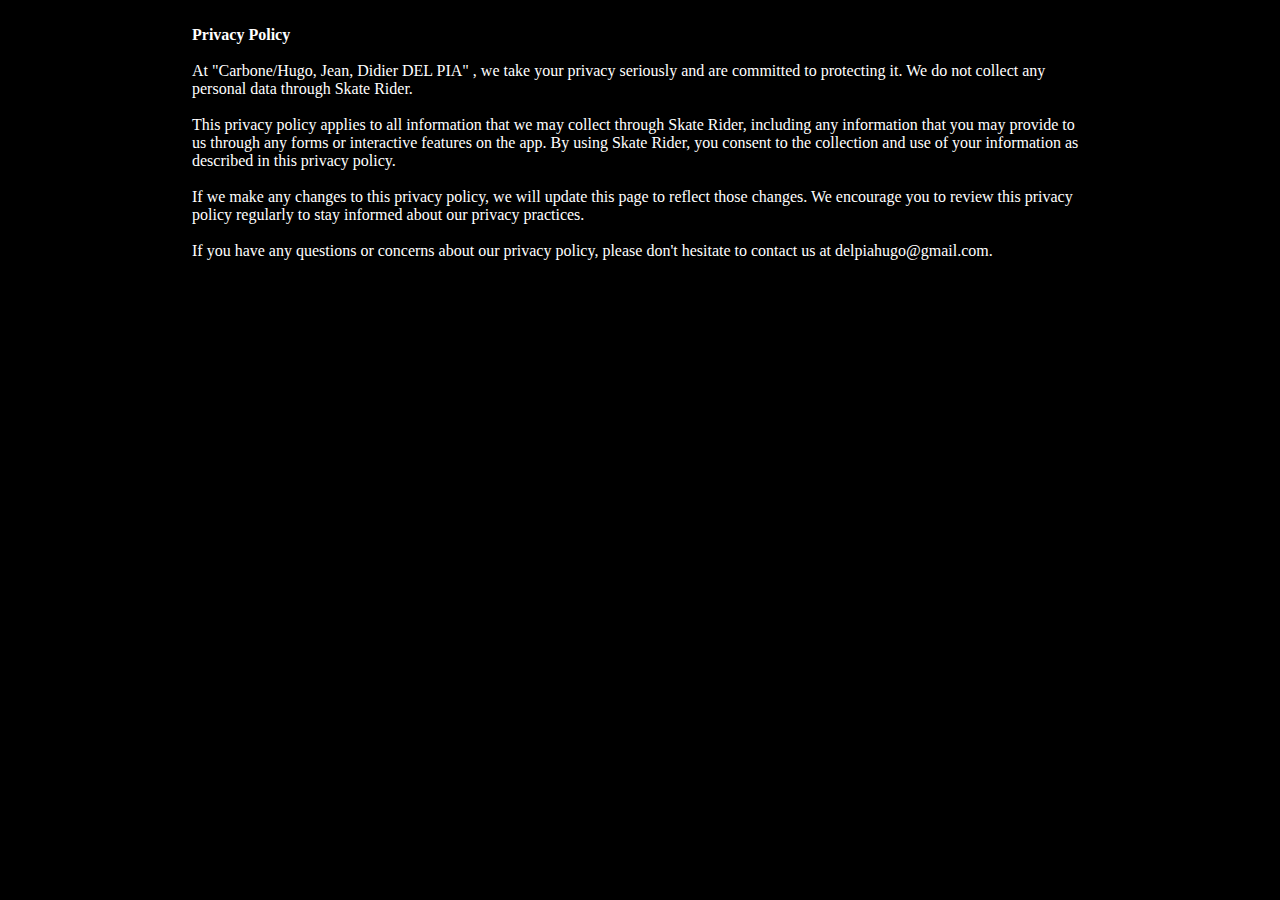
<file: privacy/skaterider.html>
<html lang="en">
<head>
    <meta charset="UTF-8">
    <meta http-equiv="X-UA-Compatible" content="IE=edge">
    <meta name="viewport" content="width=device-width, initial-scale=1.0">
    <title>Skate Rider - Privacy Policy</title>
    <style>
        body {
            margin: 0;
            background-color: black;
        }
        p {
            color: white;
            width: 70%;
            margin: 0;
            padding:2% 15%;
        }
    </style>
</head>
<body>
    <p>
        <b>Privacy Policy</b><br/><br/>
        
        At "Carbone/Hugo, Jean, Didier DEL PIA" , we take your privacy seriously and are committed to protecting it. We do not collect any personal data through Skate Rider.
        <br/><br/>
        This privacy policy applies to all information that we may collect through Skate Rider, including any information that you may provide to us through any forms or interactive features on the app. By using Skate Rider, you consent to the collection and use of your information as described in this privacy policy.
        <br/><br/>
        If we make any changes to this privacy policy, we will update this page to reflect those changes. We encourage you to review this privacy policy regularly to stay informed about our privacy practices.
        <br/><br/>
        If you have any questions or concerns about our privacy policy, please don't hesitate to contact us at delpiahugo@gmail.com.
        </p>
</body>
</html>
</file>
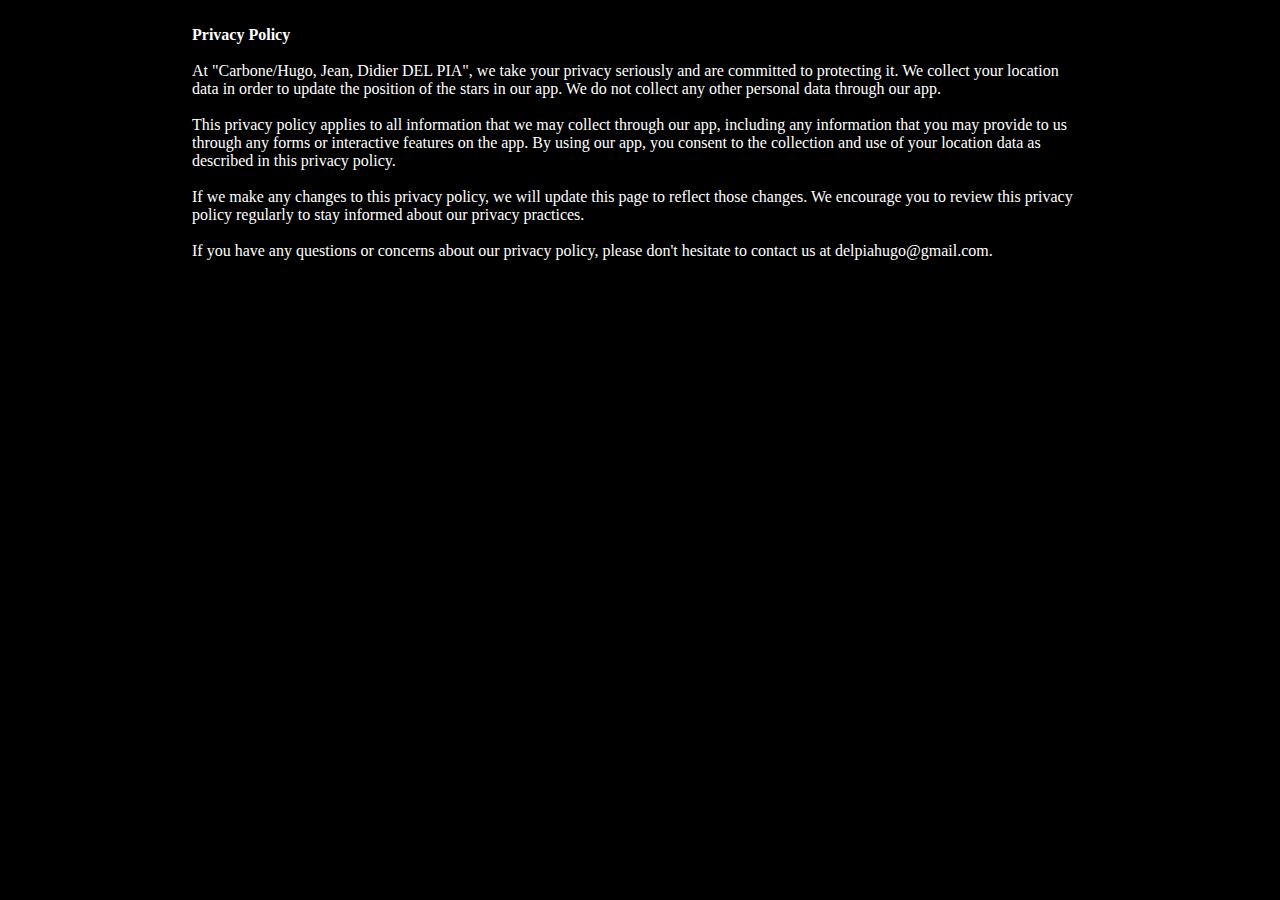
<file: privacy/universalis.html>
<html lang="en">
<head>
    <meta charset="UTF-8">
    <meta http-equiv="X-UA-Compatible" content="IE=edge">
    <meta name="viewport" content="width=device-width, initial-scale=1.0">
    <title>Universalis - Privacy Policy</title>
    <style>
        body {
            margin: 0;
            background-color: black;
        }
        p {
            color: white;
            width: 70%;
            margin: 0;
            padding:2% 15%;
        }
    </style>
</head>
<body>
    <p>
        <b> Privacy Policy</b>
         <br/><br/>
         At "Carbone/Hugo, Jean, Didier DEL PIA", we take your privacy seriously and are committed to protecting it. We collect your location data in order to update the position of the stars in our app. We do not collect any other personal data through our app.
         <br/><br/>
         This privacy policy applies to all information that we may collect through our app, including any information that you may provide to us through any forms or interactive features on the app. By using our app, you consent to the collection and use of your location data as described in this privacy policy.
         <br/><br/>
         If we make any changes to this privacy policy, we will update this page to reflect those changes. We encourage you to review this privacy policy regularly to stay informed about our privacy practices.
         <br/><br/>
         If you have any questions or concerns about our privacy policy, please don't hesitate to contact us at delpiahugo@gmail.com.
    </p>     
</body>
</html>
</file>
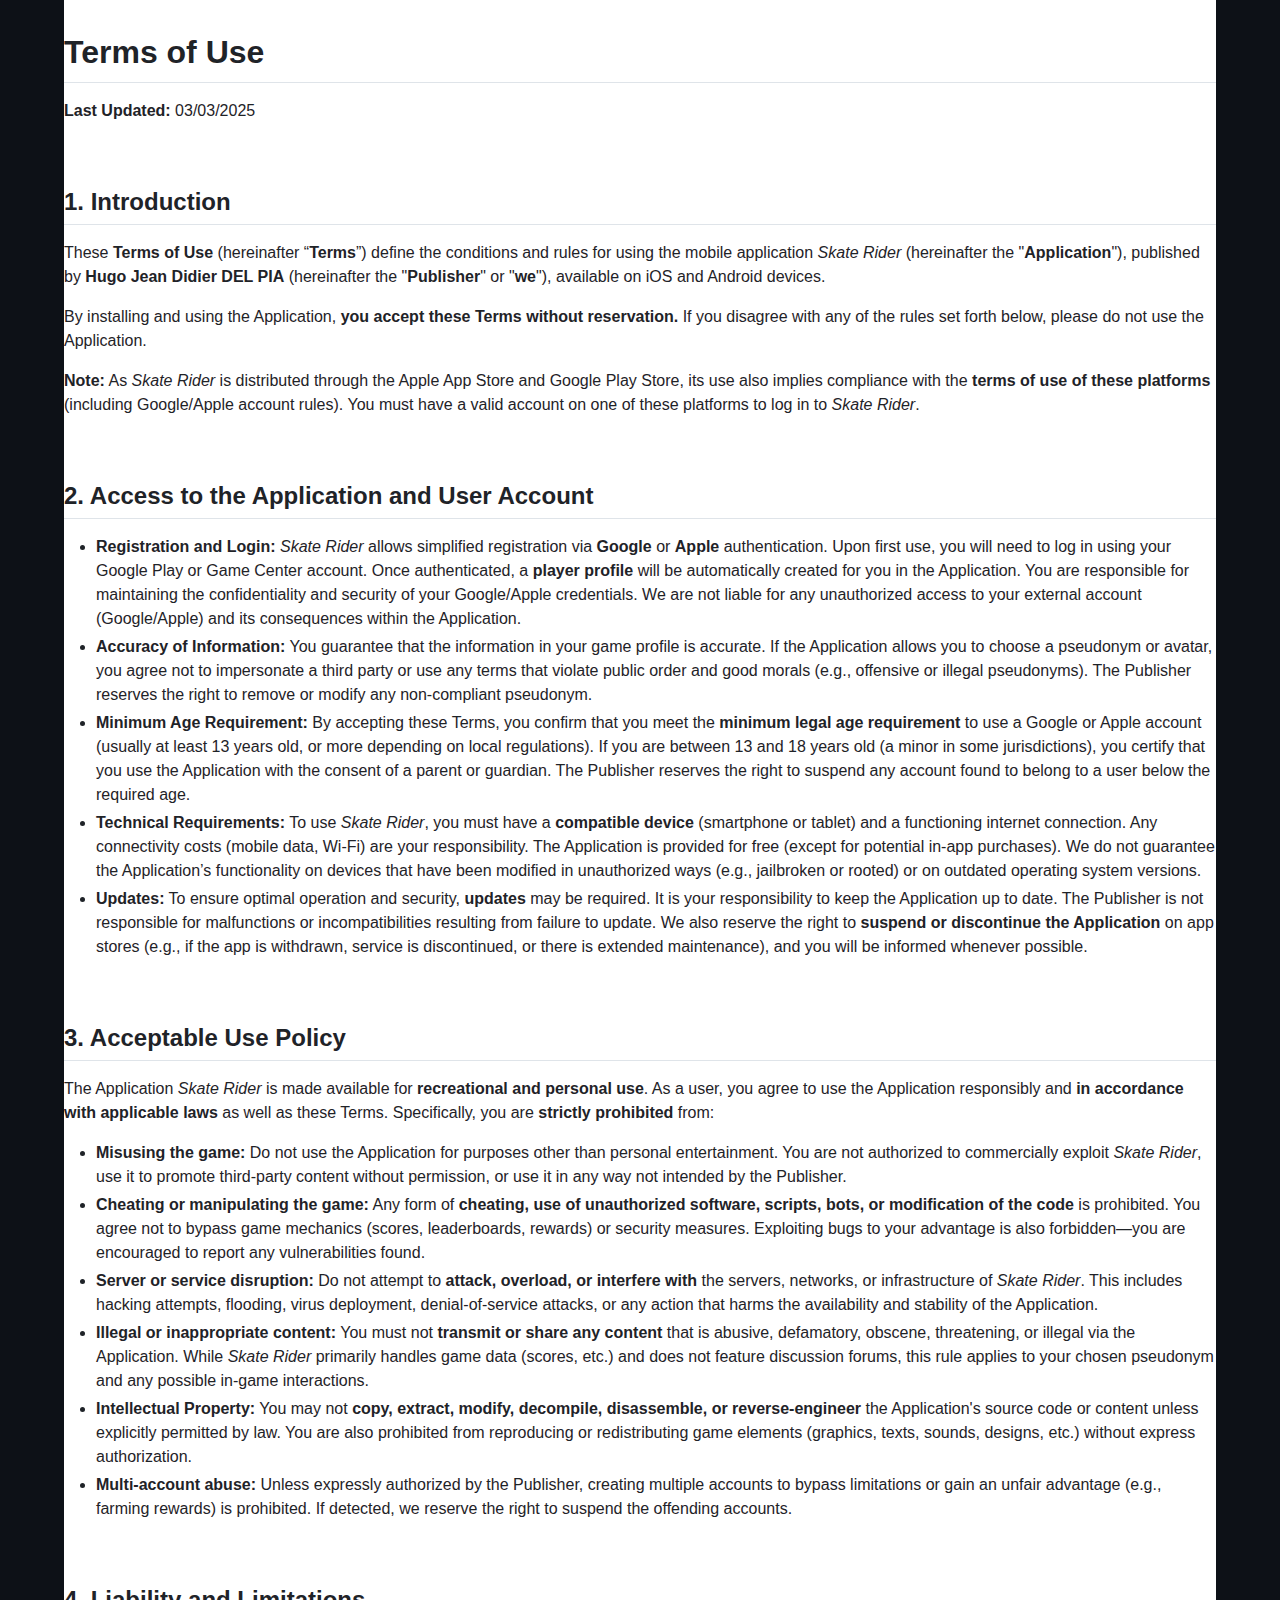
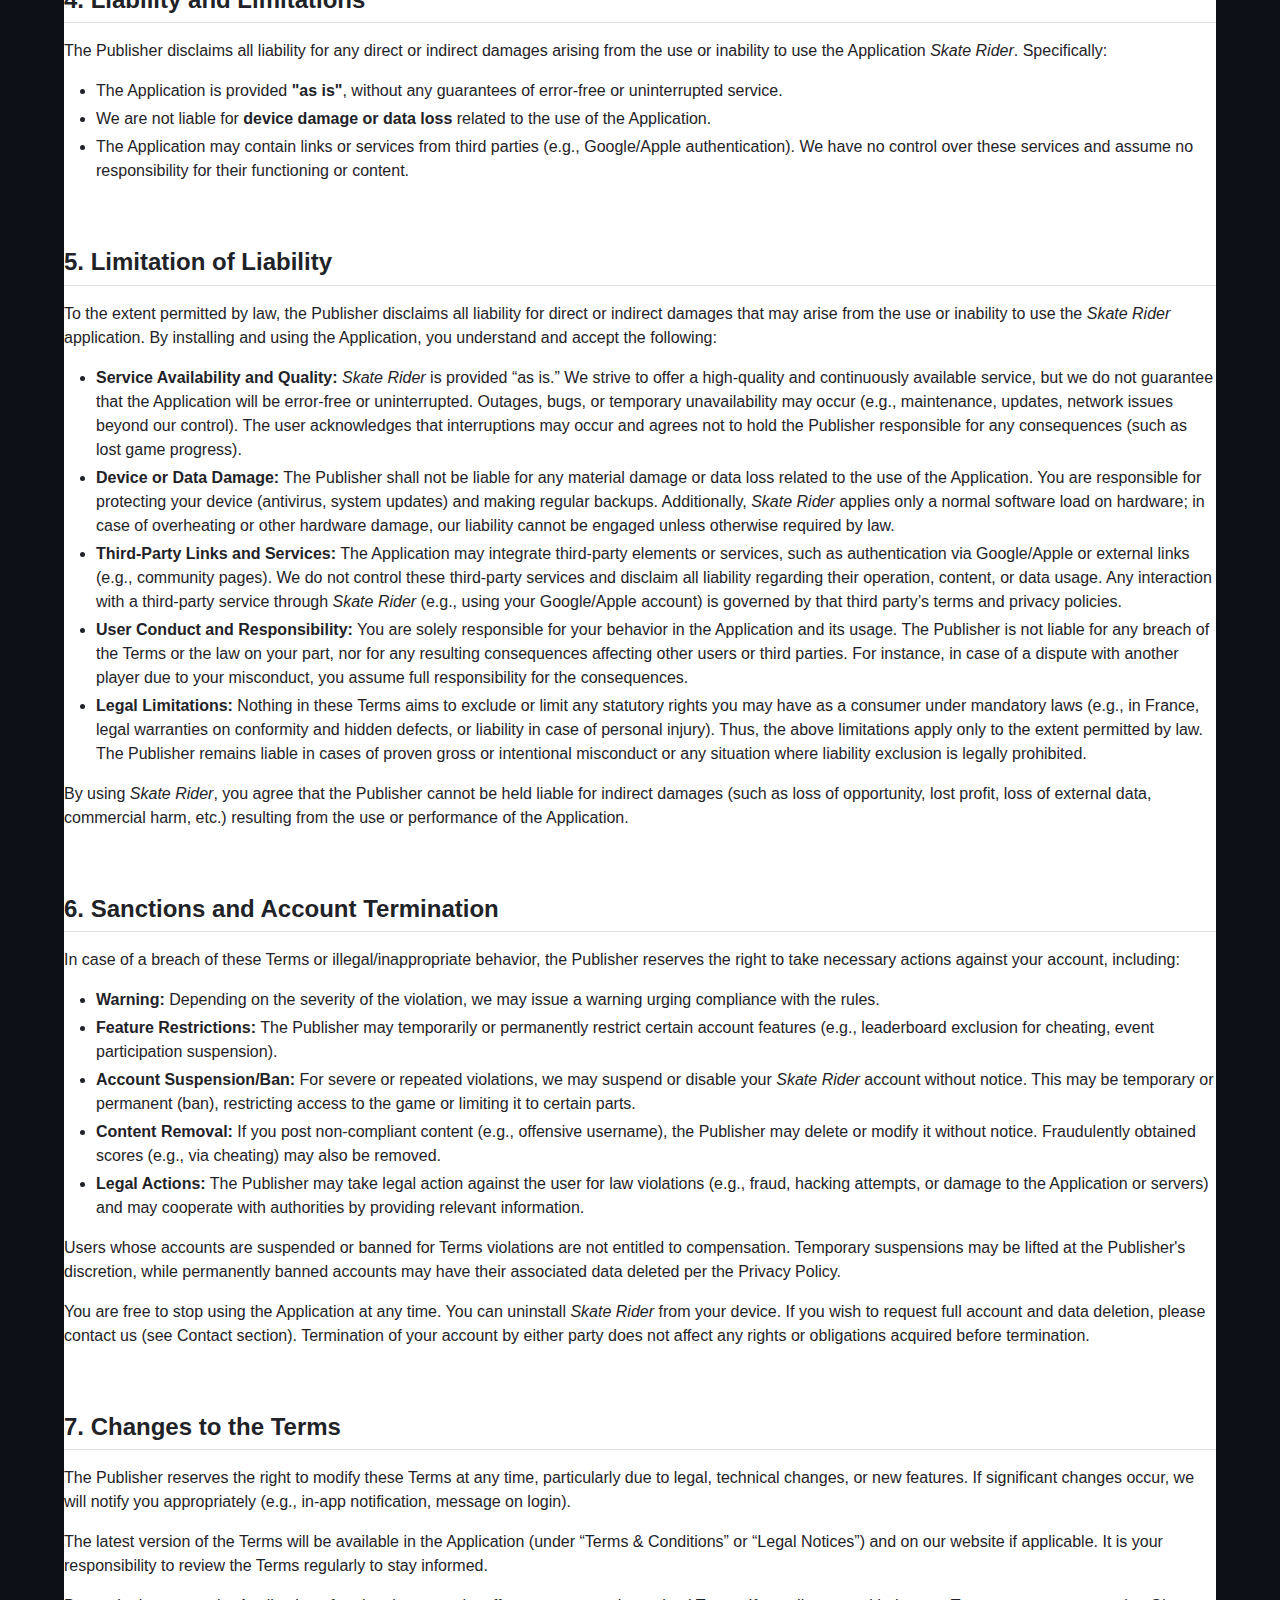
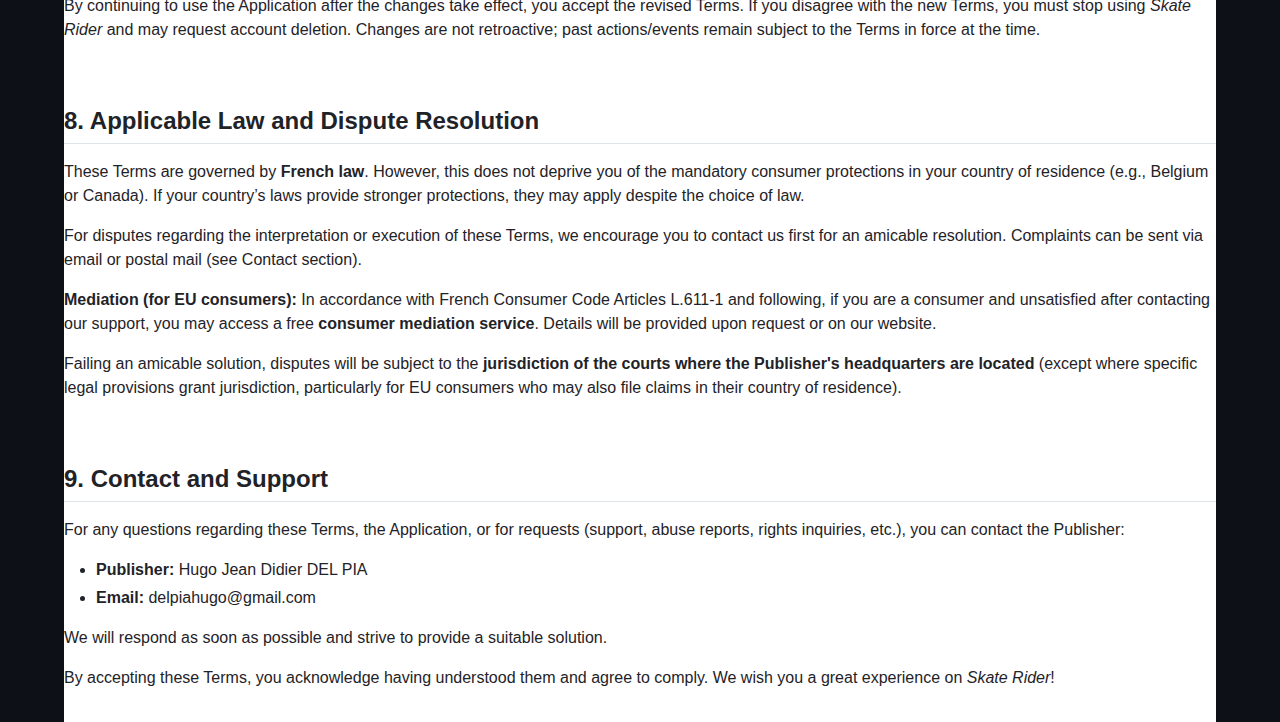
<file: skaterider/cgu.html>
<!DOCTYPE html>
<html lang="en">
<head>
    <meta charset="UTF-8">
    <meta name="viewport" content="width=device-width, initial-scale=1.0">
    <title>Terms of Use - Skate Rider</title>
    <link rel="stylesheet" href="../style.css">
</head>
<body>

    <section class="markdown-body">
        <h1>Terms of Use</h1>
        <p><strong>Last Updated:</strong> 03/03/2025</p>
    </section>

    <section class="markdown-body">
        <h2>1. Introduction</h2>
        <p>These <strong>Terms of Use</strong> (hereinafter “<strong>Terms</strong>”) define the conditions and rules for using the mobile application <em>Skate Rider</em> (hereinafter the "<strong>Application</strong>"), published by <strong>Hugo Jean Didier DEL PIA</strong> (hereinafter the "<strong>Publisher</strong>" or "<strong>we</strong>"), available on iOS and Android devices.</p>
        <p>By installing and using the Application, <strong>you accept these Terms without reservation.</strong> If you disagree with any of the rules set forth below, please do not use the Application.</p>
        <p><strong>Note:</strong> As <em>Skate Rider</em> is distributed through the Apple App Store and Google Play Store, its use also implies compliance with the <strong>terms of use of these platforms</strong> (including Google/Apple account rules). You must have a valid account on one of these platforms to log in to <em>Skate Rider</em>.</p>
    </section>

    <section class="markdown-body">
        <h2>2. Access to the Application and User Account</h2>
        <ul>
            <li><strong>Registration and Login:</strong> <em>Skate Rider</em> allows simplified registration via <strong>Google</strong> or <strong>Apple</strong> authentication. Upon first use, you will need to log in using your Google Play or Game Center account. Once authenticated, a <strong>player profile</strong> will be automatically created for you in the Application. You are responsible for maintaining the confidentiality and security of your Google/Apple credentials. We are not liable for any unauthorized access to your external account (Google/Apple) and its consequences within the Application.</li>
            <li><strong>Accuracy of Information:</strong> You guarantee that the information in your game profile is accurate. If the Application allows you to choose a pseudonym or avatar, you agree not to impersonate a third party or use any terms that violate public order and good morals (e.g., offensive or illegal pseudonyms). The Publisher reserves the right to remove or modify any non-compliant pseudonym.</li>
            <li><strong>Minimum Age Requirement:</strong> By accepting these Terms, you confirm that you meet the <strong>minimum legal age requirement</strong> to use a Google or Apple account (usually at least 13 years old, or more depending on local regulations). If you are between 13 and 18 years old (a minor in some jurisdictions), you certify that you use the Application with the consent of a parent or guardian. The Publisher reserves the right to suspend any account found to belong to a user below the required age.</li>
            <li><strong>Technical Requirements:</strong> To use <em>Skate Rider</em>, you must have a <strong>compatible device</strong> (smartphone or tablet) and a functioning internet connection. Any connectivity costs (mobile data, Wi-Fi) are your responsibility. The Application is provided for free (except for potential in-app purchases). We do not guarantee the Application’s functionality on devices that have been modified in unauthorized ways (e.g., jailbroken or rooted) or on outdated operating system versions.</li>
            <li><strong>Updates:</strong> To ensure optimal operation and security, <strong>updates</strong> may be required. It is your responsibility to keep the Application up to date. The Publisher is not responsible for malfunctions or incompatibilities resulting from failure to update. We also reserve the right to <strong>suspend or discontinue the Application</strong> on app stores (e.g., if the app is withdrawn, service is discontinued, or there is extended maintenance), and you will be informed whenever possible.</li>
        </ul>
    </section>

    <section class="markdown-body">
        <h2>3. Acceptable Use Policy</h2>
        <p>The Application <em>Skate Rider</em> is made available for <strong>recreational and personal use</strong>. As a user, you agree to use the Application responsibly and <strong>in accordance with applicable laws</strong> as well as these Terms. Specifically, you are <strong>strictly prohibited</strong> from:</p>
        <ul>
            <li><strong>Misusing the game:</strong> Do not use the Application for purposes other than personal entertainment. You are not authorized to commercially exploit <em>Skate Rider</em>, use it to promote third-party content without permission, or use it in any way not intended by the Publisher.</li>
            <li><strong>Cheating or manipulating the game:</strong> Any form of <strong>cheating, use of unauthorized software, scripts, bots, or modification of the code</strong> is prohibited. You agree not to bypass game mechanics (scores, leaderboards, rewards) or security measures. Exploiting bugs to your advantage is also forbidden—you are encouraged to report any vulnerabilities found.</li>
            <li><strong>Server or service disruption:</strong> Do not attempt to <strong>attack, overload, or interfere with</strong> the servers, networks, or infrastructure of <em>Skate Rider</em>. This includes hacking attempts, flooding, virus deployment, denial-of-service attacks, or any action that harms the availability and stability of the Application.</li>
            <li><strong>Illegal or inappropriate content:</strong> You must not <strong>transmit or share any content</strong> that is abusive, defamatory, obscene, threatening, or illegal via the Application. While <em>Skate Rider</em> primarily handles game data (scores, etc.) and does not feature discussion forums, this rule applies to your chosen pseudonym and any possible in-game interactions.</li>
            <li><strong>Intellectual Property:</strong> You may not <strong>copy, extract, modify, decompile, disassemble, or reverse-engineer</strong> the Application's source code or content unless explicitly permitted by law. You are also prohibited from reproducing or redistributing game elements (graphics, texts, sounds, designs, etc.) without express authorization.</li>
            <li><strong>Multi-account abuse:</strong> Unless expressly authorized by the Publisher, creating multiple accounts to bypass limitations or gain an unfair advantage (e.g., farming rewards) is prohibited. If detected, we reserve the right to suspend the offending accounts.</li>
        </ul>
    </section>

    <section class="markdown-body">
        <h2>4. Liability and Limitations</h2>
        <p>The Publisher disclaims all liability for any direct or indirect damages arising from the use or inability to use the Application <em>Skate Rider</em>. Specifically:</p>
        <ul>
            <li>The Application is provided <strong>"as is"</strong>, without any guarantees of error-free or uninterrupted service.</li>
            <li>We are not liable for <strong>device damage or data loss</strong> related to the use of the Application.</li>
            <li>The Application may contain links or services from third parties (e.g., Google/Apple authentication). We have no control over these services and assume no responsibility for their functioning or content.</li>
        </ul>
    </section>
    <section class="markdown-body">
    <h2>5. Limitation of Liability</h2>
    <p>To the extent permitted by law, the Publisher disclaims all liability for direct or indirect damages that may arise from the use or inability to use the <em>Skate Rider</em> application. By installing and using the Application, you understand and accept the following:</p>
    <ul>
        <li><strong>Service Availability and Quality:</strong> <em>Skate Rider</em> is provided “as is.” We strive to offer a high-quality and continuously available service, but we do not guarantee that the Application will be error-free or uninterrupted. Outages, bugs, or temporary unavailability may occur (e.g., maintenance, updates, network issues beyond our control). The user acknowledges that interruptions may occur and agrees not to hold the Publisher responsible for any consequences (such as lost game progress).</li>
        <li><strong>Device or Data Damage:</strong> The Publisher shall not be liable for any material damage or data loss related to the use of the Application. You are responsible for protecting your device (antivirus, system updates) and making regular backups. Additionally, <em>Skate Rider</em> applies only a normal software load on hardware; in case of overheating or other hardware damage, our liability cannot be engaged unless otherwise required by law.</li>
        <li><strong>Third-Party Links and Services:</strong> The Application may integrate third-party elements or services, such as authentication via Google/Apple or external links (e.g., community pages). We do not control these third-party services and disclaim all liability regarding their operation, content, or data usage. Any interaction with a third-party service through <em>Skate Rider</em> (e.g., using your Google/Apple account) is governed by that third party’s terms and privacy policies.</li>
        <li><strong>User Conduct and Responsibility:</strong> You are solely responsible for your behavior in the Application and its usage. The Publisher is not liable for any breach of the Terms or the law on your part, nor for any resulting consequences affecting other users or third parties. For instance, in case of a dispute with another player due to your misconduct, you assume full responsibility for the consequences.</li>
        <li><strong>Legal Limitations:</strong> Nothing in these Terms aims to exclude or limit any statutory rights you may have as a consumer under mandatory laws (e.g., in France, legal warranties on conformity and hidden defects, or liability in case of personal injury). Thus, the above limitations apply only to the extent permitted by law. The Publisher remains liable in cases of proven gross or intentional misconduct or any situation where liability exclusion is legally prohibited.</li>
    </ul>
    <p>By using <em>Skate Rider</em>, you agree that the Publisher cannot be held liable for indirect damages (such as loss of opportunity, lost profit, loss of external data, commercial harm, etc.) resulting from the use or performance of the Application.</p>
    </section>
    <section class="markdown-body">
        <h2>6. Sanctions and Account Termination</h2>
        <p>In case of a breach of these Terms or illegal/inappropriate behavior, the Publisher reserves the right to take necessary actions against your account, including:</p>
        <ul>
            <li><strong>Warning:</strong> Depending on the severity of the violation, we may issue a warning urging compliance with the rules.</li>
            <li><strong>Feature Restrictions:</strong> The Publisher may temporarily or permanently restrict certain account features (e.g., leaderboard exclusion for cheating, event participation suspension).</li>
            <li><strong>Account Suspension/Ban:</strong> For severe or repeated violations, we may suspend or disable your <em>Skate Rider</em> account without notice. This may be temporary or permanent (ban), restricting access to the game or limiting it to certain parts.</li>
            <li><strong>Content Removal:</strong> If you post non-compliant content (e.g., offensive username), the Publisher may delete or modify it without notice. Fraudulently obtained scores (e.g., via cheating) may also be removed.</li>
            <li><strong>Legal Actions:</strong> The Publisher may take legal action against the user for law violations (e.g., fraud, hacking attempts, or damage to the Application or servers) and may cooperate with authorities by providing relevant information.</li>
        </ul>
        <p>Users whose accounts are suspended or banned for Terms violations are not entitled to compensation. Temporary suspensions may be lifted at the Publisher's discretion, while permanently banned accounts may have their associated data deleted per the Privacy Policy.</p>
        <p>You are free to stop using the Application at any time. You can uninstall <em>Skate Rider</em> from your device. If you wish to request full account and data deletion, please contact us (see Contact section). Termination of your account by either party does not affect any rights or obligations acquired before termination.</p>
    </section>
    <section class="markdown-body">
        <h2>7. Changes to the Terms</h2>
        <p>The Publisher reserves the right to modify these Terms at any time, particularly due to legal, technical changes, or new features. If significant changes occur, we will notify you appropriately (e.g., in-app notification, message on login).</p>
        <p>The latest version of the Terms will be available in the Application (under “Terms & Conditions” or “Legal Notices”) and on our website if applicable. It is your responsibility to review the Terms regularly to stay informed.</p>
        <p>By continuing to use the Application after the changes take effect, you accept the revised Terms. If you disagree with the new Terms, you must stop using <em>Skate Rider</em> and may request account deletion. Changes are not retroactive; past actions/events remain subject to the Terms in force at the time.</p>
    </section>
    <section class="markdown-body">
        <h2>8. Applicable Law and Dispute Resolution</h2>
        <p>These Terms are governed by <strong>French law</strong>. However, this does not deprive you of the mandatory consumer protections in your country of residence (e.g., Belgium or Canada). If your country’s laws provide stronger protections, they may apply despite the choice of law.</p>
        <p>For disputes regarding the interpretation or execution of these Terms, we encourage you to contact us first for an amicable resolution. Complaints can be sent via email or postal mail (see Contact section).</p>
        <p><strong>Mediation (for EU consumers):</strong> In accordance with French Consumer Code Articles L.611-1 and following, if you are a consumer and unsatisfied after contacting our support, you may access a free <strong>consumer mediation service</strong>. Details will be provided upon request or on our website.</p>
        <p>Failing an amicable solution, disputes will be subject to the <strong>jurisdiction of the courts where the Publisher's headquarters are located</strong> (except where specific legal provisions grant jurisdiction, particularly for EU consumers who may also file claims in their country of residence).</p>
    </section>
    <section class="markdown-body">
        <h2>9. Contact and Support</h2>
        <p>For any questions regarding these Terms, the Application, or for requests (support, abuse reports, rights inquiries, etc.), you can contact the Publisher:</p>
        <ul>
            <li><strong>Publisher:</strong> Hugo Jean Didier DEL PIA</li>
            <li><strong>Email:</strong> delpiahugo@gmail.com</li>
        </ul>
        <p>We will respond as soon as possible and strive to provide a suitable solution.</p>
        <p>By accepting these Terms, you acknowledge having understood them and agree to comply. We wish you a great experience on <em>Skate Rider</em>!</p>
    </section>
</body>
</html>
</file>
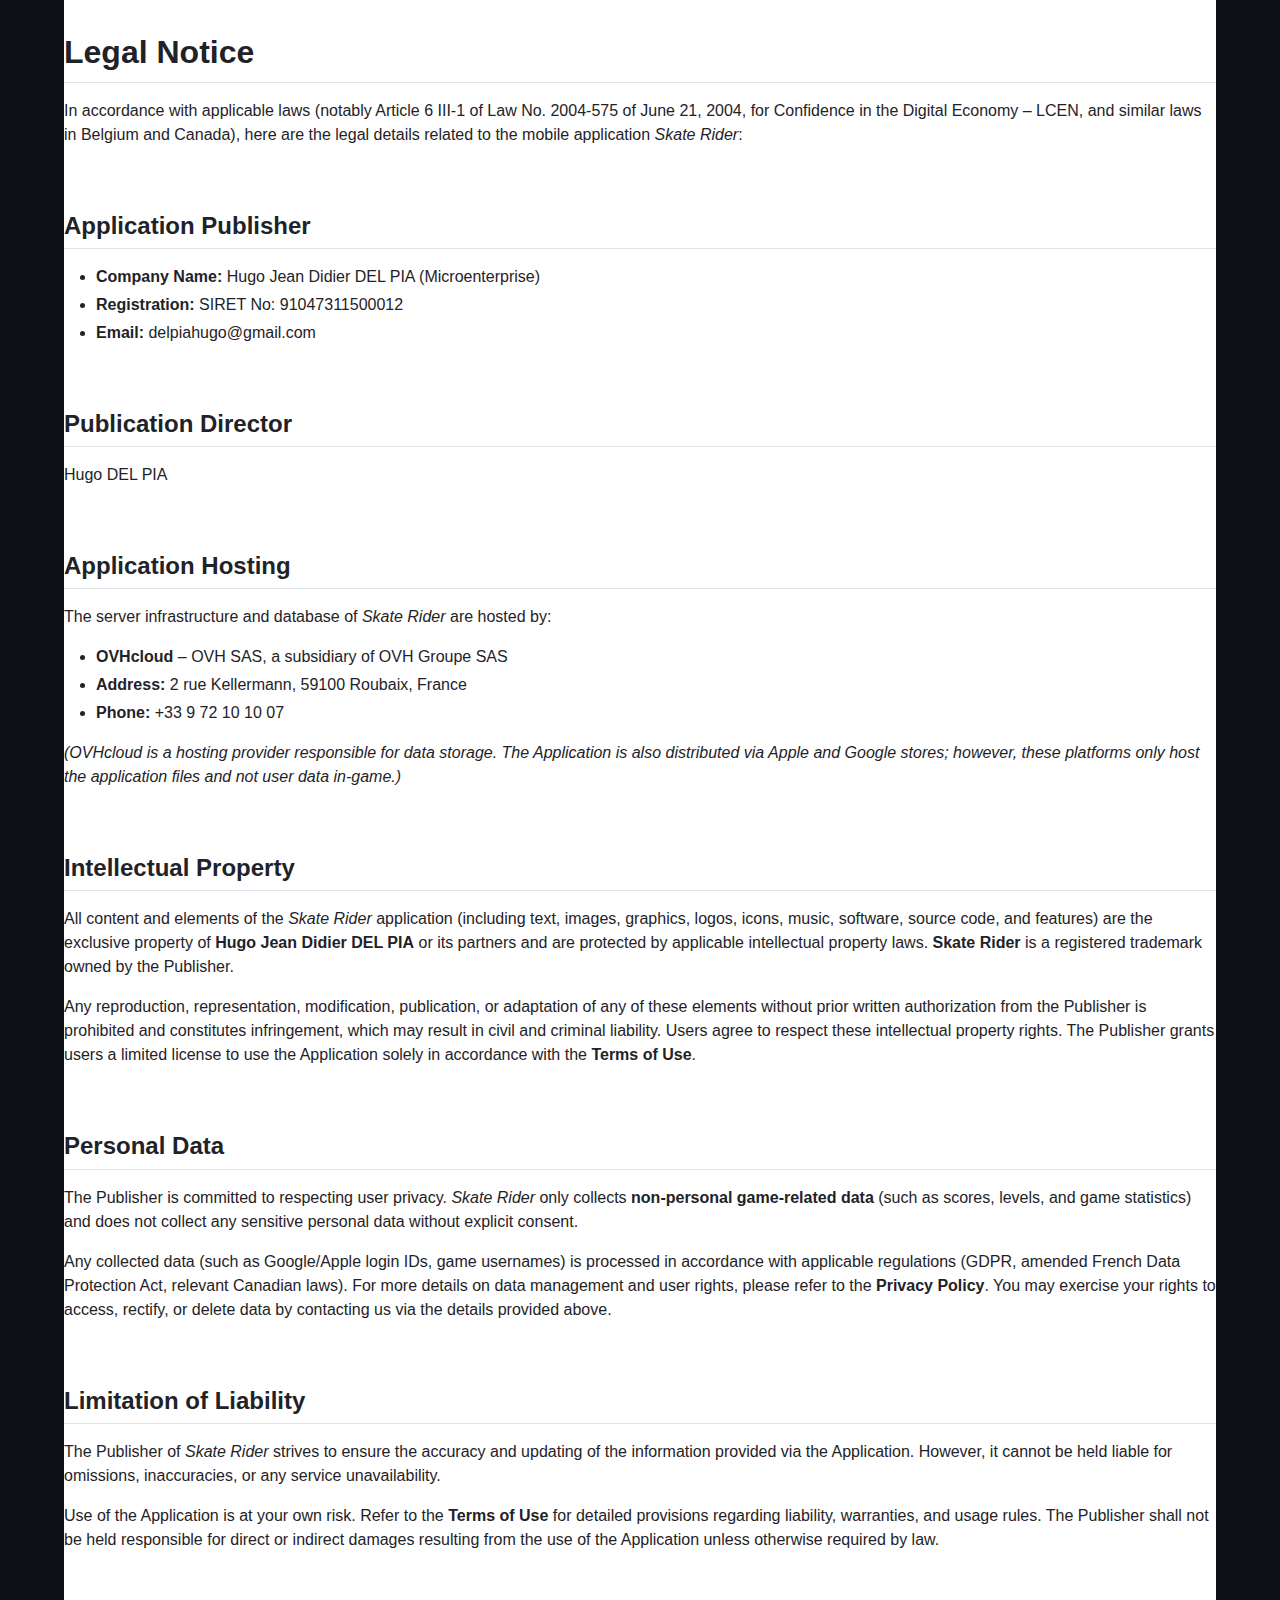
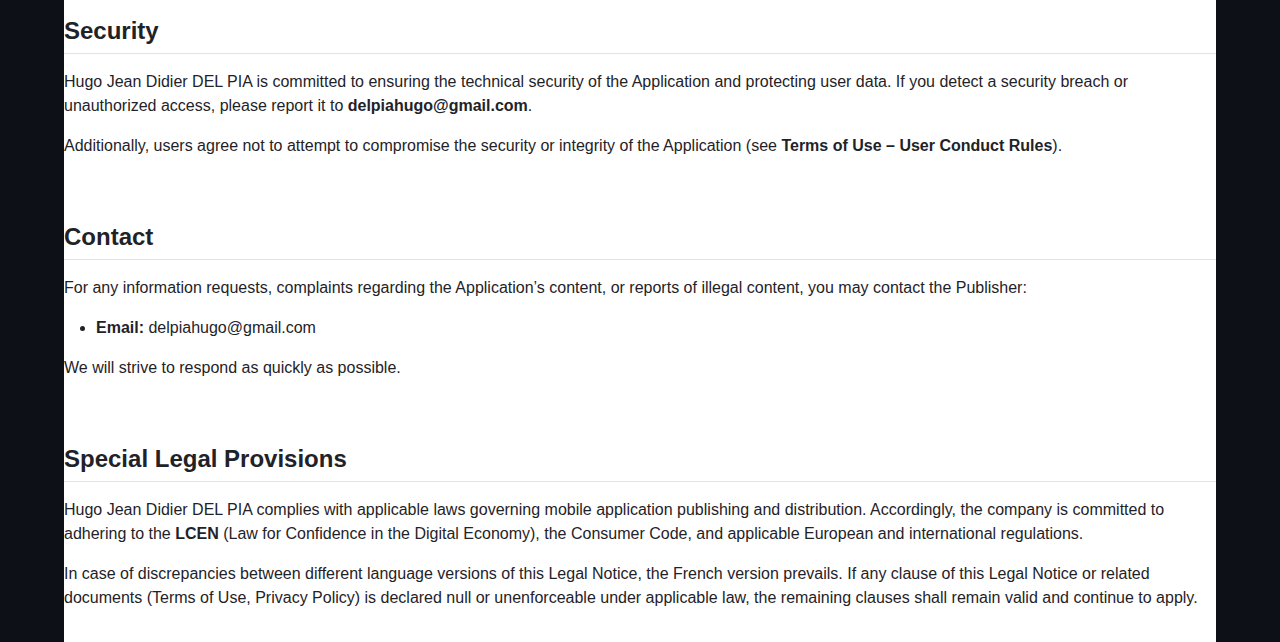
<file: skaterider/legal-mentions.html>
<!DOCTYPE html>
<html lang="en">
<head>
    <meta charset="UTF-8">
    <meta name="viewport" content="width=device-width, initial-scale=1.0">
    <title>Legal Notice - Skate Rider</title>
    <link rel="stylesheet" href="../style.css">
</head>
<body>
    <section class="markdown-body">
        <h1>Legal Notice</h1>
        <p>In accordance with applicable laws (notably Article 6 III-1 of Law No. 2004-575 of June 21, 2004, for Confidence in the Digital Economy – LCEN, and similar laws in Belgium and Canada), here are the legal details related to the mobile application <em>Skate Rider</em>:</p>
    </section>

    <section class="markdown-body">
        <h2>Application Publisher</h2>
        <ul>
            <li><strong>Company Name:</strong> Hugo Jean Didier DEL PIA (Microenterprise)</li>
            <li><strong>Registration:</strong> SIRET No: 91047311500012</li>
            <li><strong>Email:</strong> delpiahugo@gmail.com</li>
        </ul>
    </section>

    <section class="markdown-body">
        <h2>Publication Director</h2>
        <p>Hugo DEL PIA</p>
    </section>

    <section class="markdown-body">
        <h2>Application Hosting</h2>
        <p>The server infrastructure and database of <em>Skate Rider</em> are hosted by:</p>
        <ul>
            <li><strong>OVHcloud</strong> – OVH SAS, a subsidiary of OVH Groupe SAS</li>
            <li><strong>Address:</strong> 2 rue Kellermann, 59100 Roubaix, France</li>
            <li><strong>Phone:</strong> +33 9 72 10 10 07</li>
        </ul>
        <p><em>(OVHcloud is a hosting provider responsible for data storage. The Application is also distributed via Apple and Google stores; however, these platforms only host the application files and not user data in-game.)</em></p>
    </section>

    <section class="markdown-body">
        <h2>Intellectual Property</h2>
        <p>All content and elements of the <em>Skate Rider</em> application (including text, images, graphics, logos, icons, music, software, source code, and features) are the exclusive property of <strong>Hugo Jean Didier DEL PIA</strong> or its partners and are protected by applicable intellectual property laws. <strong>Skate Rider</strong> is a registered trademark owned by the Publisher.</p>
        <p>Any reproduction, representation, modification, publication, or adaptation of any of these elements without prior written authorization from the Publisher is prohibited and constitutes infringement, which may result in civil and criminal liability. Users agree to respect these intellectual property rights. The Publisher grants users a limited license to use the Application solely in accordance with the <strong>Terms of Use</strong>.</p>
    </section>

    <section class="markdown-body">
        <h2>Personal Data</h2>
        <p>The Publisher is committed to respecting user privacy. <em>Skate Rider</em> only collects <strong>non-personal game-related data</strong> (such as scores, levels, and game statistics) and does not collect any sensitive personal data without explicit consent.</p>
        <p>Any collected data (such as Google/Apple login IDs, game usernames) is processed in accordance with applicable regulations (GDPR, amended French Data Protection Act, relevant Canadian laws). For more details on data management and user rights, please refer to the <strong>Privacy Policy</strong>. You may exercise your rights to access, rectify, or delete data by contacting us via the details provided above.</p>
    </section>

    <section class="markdown-body">
        <h2>Limitation of Liability</h2>
        <p>The Publisher of <em>Skate Rider</em> strives to ensure the accuracy and updating of the information provided via the Application. However, it cannot be held liable for omissions, inaccuracies, or any service unavailability.</p>
        <p>Use of the Application is at your own risk. Refer to the <strong>Terms of Use</strong> for detailed provisions regarding liability, warranties, and usage rules. The Publisher shall not be held responsible for direct or indirect damages resulting from the use of the Application unless otherwise required by law.</p>
    </section>

    <section class="markdown-body">
        <h2>Security</h2>
        <p>Hugo Jean Didier DEL PIA is committed to ensuring the technical security of the Application and protecting user data. If you detect a security breach or unauthorized access, please report it to <strong>delpiahugo@gmail.com</strong>.</p>
        <p>Additionally, users agree not to attempt to compromise the security or integrity of the Application (see <strong>Terms of Use – User Conduct Rules</strong>).</p>
    </section>

    <section class="markdown-body">
        <h2>Contact</h2>
        <p>For any information requests, complaints regarding the Application’s content, or reports of illegal content, you may contact the Publisher:</p>
        <ul>
            <li><strong>Email:</strong> delpiahugo@gmail.com</li>
        </ul>
        <p>We will strive to respond as quickly as possible.</p>
    </section>

    <section class="markdown-body">
        <h2>Special Legal Provisions</h2>
        <p>Hugo Jean Didier DEL PIA complies with applicable laws governing mobile application publishing and distribution. Accordingly, the company is committed to adhering to the <strong>LCEN</strong> (Law for Confidence in the Digital Economy), the Consumer Code, and applicable European and international regulations.</p>
        <p>In case of discrepancies between different language versions of this Legal Notice, the French version prevails. If any clause of this Legal Notice or related documents (Terms of Use, Privacy Policy) is declared null or unenforceable under applicable law, the remaining clauses shall remain valid and continue to apply.</p>
    </section>
</body>
</html>
</file>
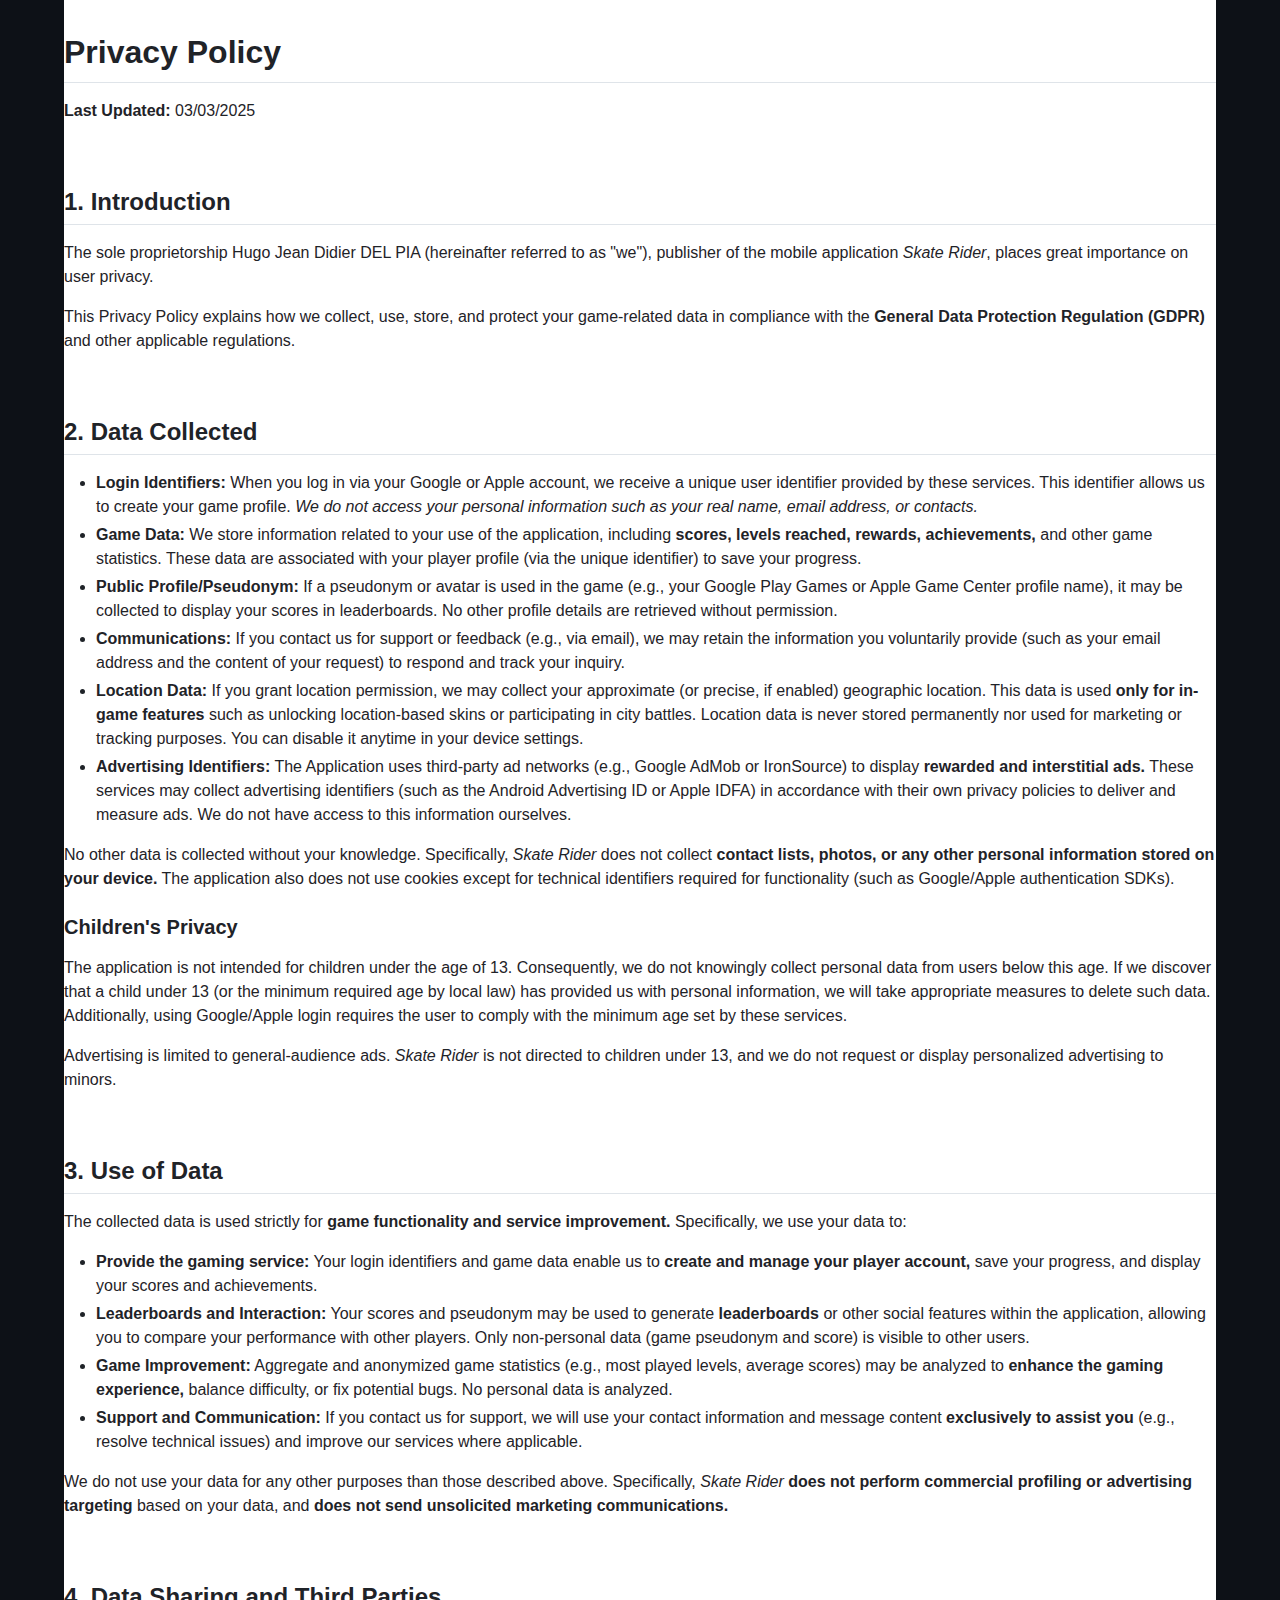
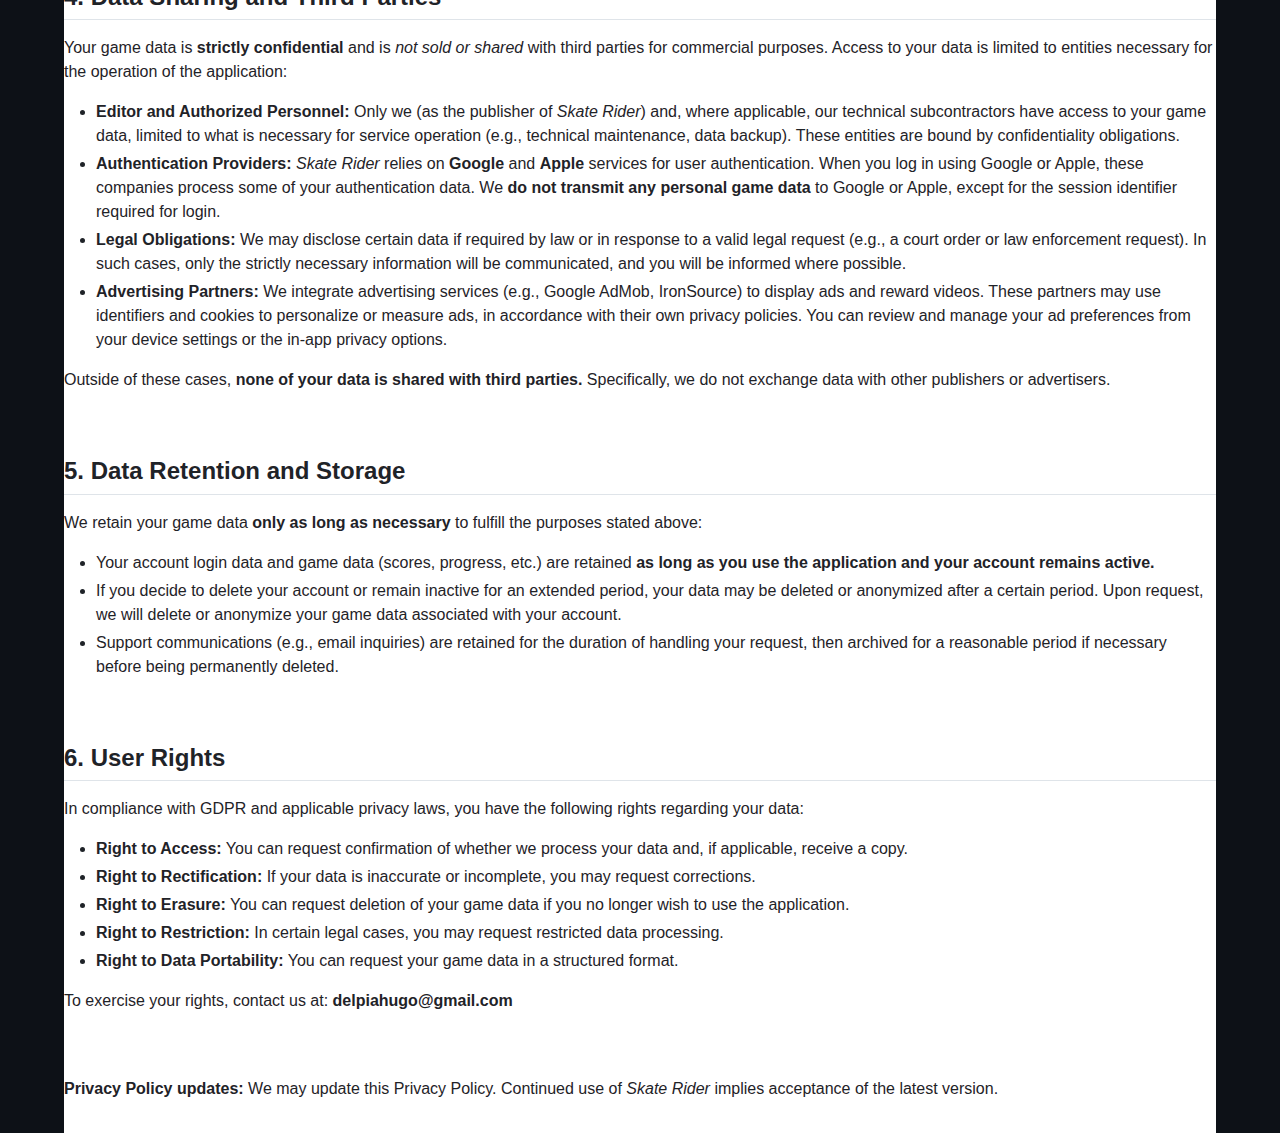
<file: skaterider/privacy.html>
<!DOCTYPE html>
<html lang="en">
<head>
    <meta charset="UTF-8">
    <meta name="viewport" content="width=device-width, initial-scale=1.0">
    <title>Privacy Policy - Skate Rider</title>
    <link rel="stylesheet" href="../style.css">
</head>
<body class="">

    <section class="markdown-body">
        <h1>Privacy Policy</h1>
        <p><strong>Last Updated:</strong> 03/03/2025</p>
    </section>

    <section class="markdown-body">
        <h2>1. Introduction</h2>
        <p>The sole proprietorship Hugo Jean Didier DEL PIA (hereinafter referred to as "we"), publisher of the mobile application <em>Skate Rider</em>, places great importance on user privacy.</p>
        <p>This Privacy Policy explains how we collect, use, store, and protect your game-related data in compliance with the <strong>General Data Protection Regulation (GDPR)</strong> and other applicable regulations.</p>
    </section>

    <section class="markdown-body">
        <h2>2. Data Collected</h2>
        <ul>
            <li><strong>Login Identifiers:</strong> When you log in via your Google or Apple account, we receive a unique user identifier provided by these services. This identifier allows us to create your game profile. <em>We do not access your personal information such as your real name, email address, or contacts.</em></li>
            <li><strong>Game Data:</strong> We store information related to your use of the application, including <strong>scores, levels reached, rewards, achievements,</strong> and other game statistics. These data are associated with your player profile (via the unique identifier) to save your progress.</li>
            <li><strong>Public Profile/Pseudonym:</strong> If a pseudonym or avatar is used in the game (e.g., your Google Play Games or Apple Game Center profile name), it may be collected to display your scores in leaderboards. No other profile details are retrieved without permission.</li>
            <li><strong>Communications:</strong> If you contact us for support or feedback (e.g., via email), we may retain the information you voluntarily provide (such as your email address and the content of your request) to respond and track your inquiry.</li>
            <li><strong>Location Data:</strong> If you grant location permission, we may collect your approximate (or precise, if enabled) geographic location. This data is used <strong>only for in-game features</strong> such as unlocking location-based skins or participating in city battles. Location data is never stored permanently nor used for marketing or tracking purposes. You can disable it anytime in your device settings.</li>
            <li><strong>Advertising Identifiers:</strong> The Application uses third-party ad networks (e.g., Google AdMob or IronSource) to display <strong>rewarded and interstitial ads.</strong> These services may collect advertising identifiers (such as the Android Advertising ID or Apple IDFA) in accordance with their own privacy policies to deliver and measure ads. We do not have access to this information ourselves.</li>
        </ul>
        <p>No other data is collected without your knowledge. Specifically, <em>Skate Rider</em> does not collect <strong>contact lists, photos, or any other personal information stored on your device.</strong> The application also does not use cookies except for technical identifiers required for functionality (such as Google/Apple authentication SDKs).</p>

        <h3>Children's Privacy</h3>
        <p>The application is not intended for children under the age of 13. Consequently, we do not knowingly collect personal data from users below this age. If we discover that a child under 13 (or the minimum required age by local law) has provided us with personal information, we will take appropriate measures to delete such data. Additionally, using Google/Apple login requires the user to comply with the minimum age set by these services.</p>
        <p>Advertising is limited to general-audience ads. <em>Skate Rider</em> is not directed to children under 13, and we do not request or display personalized advertising to minors.</p>
    </section>

    <section class="markdown-body">
        <h2>3. Use of Data</h2>
        <p>The collected data is used strictly for <strong>game functionality and service improvement.</strong> Specifically, we use your data to:</p>
        <ul>
            <li><strong>Provide the gaming service:</strong> Your login identifiers and game data enable us to <strong>create and manage your player account,</strong> save your progress, and display your scores and achievements.</li>
            <li><strong>Leaderboards and Interaction:</strong> Your scores and pseudonym may be used to generate <strong>leaderboards</strong> or other social features within the application, allowing you to compare your performance with other players. Only non-personal data (game pseudonym and score) is visible to other users.</li>
            <li><strong>Game Improvement:</strong> Aggregate and anonymized game statistics (e.g., most played levels, average scores) may be analyzed to <strong>enhance the gaming experience,</strong> balance difficulty, or fix potential bugs. No personal data is analyzed.</li>
            <li><strong>Support and Communication:</strong> If you contact us for support, we will use your contact information and message content <strong>exclusively to assist you</strong> (e.g., resolve technical issues) and improve our services where applicable.</li>
        </ul>
        <p>We do not use your data for any other purposes than those described above. Specifically, <em>Skate Rider</em> <strong>does not perform commercial profiling or advertising targeting</strong> based on your data, and <strong>does not send unsolicited marketing communications.</strong></p>
    </section>

    <section class="markdown-body">
        <h2>4. Data Sharing and Third Parties</h2>
        <p>Your game data is <strong>strictly confidential</strong> and is <em>not sold or shared</em> with third parties for commercial purposes. Access to your data is limited to entities necessary for the operation of the application:</p>
        <ul>
            <li><strong>Editor and Authorized Personnel:</strong> Only we (as the publisher of <em>Skate Rider</em>) and, where applicable, our technical subcontractors have access to your game data, limited to what is necessary for service operation (e.g., technical maintenance, data backup). These entities are bound by confidentiality obligations.</li>
            <li><strong>Authentication Providers:</strong> <em>Skate Rider</em> relies on <strong>Google</strong> and <strong>Apple</strong> services for user authentication. When you log in using Google or Apple, these companies process some of your authentication data. We <strong>do not transmit any personal game data</strong> to Google or Apple, except for the session identifier required for login.</li>
            <li><strong>Legal Obligations:</strong> We may disclose certain data if required by law or in response to a valid legal request (e.g., a court order or law enforcement request). In such cases, only the strictly necessary information will be communicated, and you will be informed where possible.</li>
            <li><strong>Advertising Partners:</strong> We integrate advertising services (e.g., Google AdMob, IronSource) to display ads and reward videos. These partners may use identifiers and cookies to personalize or measure ads, in accordance with their own privacy policies. You can review and manage your ad preferences from your device settings or the in-app privacy options.</li>
        </ul>
        <p>Outside of these cases, <strong>none of your data is shared with third parties.</strong> Specifically, we do not exchange data with other publishers or advertisers.</p>
    </section>

    <section class="markdown-body">
        <h2>5. Data Retention and Storage</h2>
        <p>We retain your game data <strong>only as long as necessary</strong> to fulfill the purposes stated above:</p>
        <ul>
            <li>Your account login data and game data (scores, progress, etc.) are retained <strong>as long as you use the application and your account remains active.</strong></li>
            <li>If you decide to delete your account or remain inactive for an extended period, your data may be deleted or anonymized after a certain period. Upon request, we will delete or anonymize your game data associated with your account.</li>
            <li>Support communications (e.g., email inquiries) are retained for the duration of handling your request, then archived for a reasonable period if necessary before being permanently deleted.</li>
        </ul>
    </section>

    <section class="markdown-body">
        <h2>6. User Rights</h2>
        <p>In compliance with GDPR and applicable privacy laws, you have the following rights regarding your data:</p>
        <ul>
            <li><strong>Right to Access:</strong> You can request confirmation of whether we process your data and, if applicable, receive a copy.</li>
            <li><strong>Right to Rectification:</strong> If your data is inaccurate or incomplete, you may request corrections.</li>
            <li><strong>Right to Erasure:</strong> You can request deletion of your game data if you no longer wish to use the application.</li>
            <li><strong>Right to Restriction:</strong> In certain legal cases, you may request restricted data processing.</li>
            <li><strong>Right to Data Portability:</strong> You can request your game data in a structured format.</li>
        </ul>
        <p>To exercise your rights, contact us at: <strong>delpiahugo@gmail.com</strong></p>
    </section>

    <footer class="markdown-body">
        <p><strong>Privacy Policy updates:</strong> We may update this Privacy Policy. Continued use of <em>Skate Rider</em> implies acceptance of the latest version.</p>
    </footer>

</body>
</html>
</file>
<file: style.css>
body {
  margin: 0;
  background-color: #0d1117;
  box-sizing: border-box;
  display: flex;
  flex-direction: column;
  align-items: center;
}

.markdown-body {
  width: 1300px;
  max-width: 90%;
  --base-size-4: 0.25rem;
  --base-size-8: 0.5rem;
  --base-size-16: 1rem;
  --base-size-24: 1.5rem;
  --base-size-40: 2.5rem;
  --base-text-weight-normal: 400;
  --base-text-weight-medium: 500;
  --base-text-weight-semibold: 600;
  --fontStack-monospace: ui-monospace, SFMono-Regular, SF Mono, Menlo, Consolas,
    Liberation Mono, monospace;
  --fgColor-accent: Highlight;
  padding: 2rem 0;
}
@media (prefers-color-scheme: dark) {
  .markdown-body,
  [data-theme='dark'] {
    /* dark */
    color-scheme: dark;
    --focus-outlineColor: #1f6feb;
    --fgColor-default: #f0f6fc;
    --fgColor-muted: #9198a1;
    --fgColor-accent: #4493f8;
    --fgColor-success: #3fb950;
    --fgColor-attention: #d29922;
    --fgColor-danger: #f85149;
    --fgColor-done: #ab7df8;
    --bgColor-default: #0d1117;
    --bgColor-muted: #151b23;
    --bgColor-neutral-muted: #656c7633;
    --bgColor-attention-muted: #bb800926;
    --borderColor-default: #3d444d;
    --borderColor-muted: #3d444db3;
    --borderColor-neutral-muted: #3d444db3;
    --borderColor-accent-emphasis: #1f6feb;
    --borderColor-success-emphasis: #238636;
    --borderColor-attention-emphasis: #9e6a03;
    --borderColor-danger-emphasis: #da3633;
    --borderColor-done-emphasis: #8957e5;
    --color-prettylights-syntax-comment: #9198a1;
    --color-prettylights-syntax-constant: #79c0ff;
    --color-prettylights-syntax-constant-other-reference-link: #a5d6ff;
    --color-prettylights-syntax-entity: #d2a8ff;
    --color-prettylights-syntax-storage-modifier-import: #f0f6fc;
    --color-prettylights-syntax-entity-tag: #7ee787;
    --color-prettylights-syntax-keyword: #ff7b72;
    --color-prettylights-syntax-string: #a5d6ff;
    --color-prettylights-syntax-variable: #ffa657;
    --color-prettylights-syntax-brackethighlighter-unmatched: #f85149;
    --color-prettylights-syntax-brackethighlighter-angle: #9198a1;
    --color-prettylights-syntax-invalid-illegal-text: #f0f6fc;
    --color-prettylights-syntax-invalid-illegal-bg: #8e1519;
    --color-prettylights-syntax-carriage-return-text: #f0f6fc;
    --color-prettylights-syntax-carriage-return-bg: #b62324;
    --color-prettylights-syntax-string-regexp: #7ee787;
    --color-prettylights-syntax-markup-list: #f2cc60;
    --color-prettylights-syntax-markup-heading: #1f6feb;
    --color-prettylights-syntax-markup-italic: #f0f6fc;
    --color-prettylights-syntax-markup-bold: #f0f6fc;
    --color-prettylights-syntax-markup-deleted-text: #ffdcd7;
    --color-prettylights-syntax-markup-deleted-bg: #67060c;
    --color-prettylights-syntax-markup-inserted-text: #aff5b4;
    --color-prettylights-syntax-markup-inserted-bg: #033a16;
    --color-prettylights-syntax-markup-changed-text: #ffdfb6;
    --color-prettylights-syntax-markup-changed-bg: #5a1e02;
    --color-prettylights-syntax-markup-ignored-text: #f0f6fc;
    --color-prettylights-syntax-markup-ignored-bg: #1158c7;
    --color-prettylights-syntax-meta-diff-range: #d2a8ff;
    --color-prettylights-syntax-sublimelinter-gutter-mark: #3d444d;
  }
}
@media (prefers-color-scheme: light) {
  .markdown-body,
  [data-theme='light'] {
    /* light */
    color-scheme: light;
    --focus-outlineColor: #0969da;
    --fgColor-default: #1f2328;
    --fgColor-muted: #59636e;
    --fgColor-accent: #0969da;
    --fgColor-success: #1a7f37;
    --fgColor-attention: #9a6700;
    --fgColor-danger: #d1242f;
    --fgColor-done: #8250df;
    --bgColor-default: #ffffff;
    --bgColor-muted: #f6f8fa;
    --bgColor-neutral-muted: #818b981f;
    --bgColor-attention-muted: #fff8c5;
    --borderColor-default: #d1d9e0;
    --borderColor-muted: #d1d9e0b3;
    --borderColor-neutral-muted: #d1d9e0b3;
    --borderColor-accent-emphasis: #0969da;
    --borderColor-success-emphasis: #1a7f37;
    --borderColor-attention-emphasis: #9a6700;
    --borderColor-danger-emphasis: #cf222e;
    --borderColor-done-emphasis: #8250df;
    --color-prettylights-syntax-comment: #59636e;
    --color-prettylights-syntax-constant: #0550ae;
    --color-prettylights-syntax-constant-other-reference-link: #0a3069;
    --color-prettylights-syntax-entity: #6639ba;
    --color-prettylights-syntax-storage-modifier-import: #1f2328;
    --color-prettylights-syntax-entity-tag: #0550ae;
    --color-prettylights-syntax-keyword: #cf222e;
    --color-prettylights-syntax-string: #0a3069;
    --color-prettylights-syntax-variable: #953800;
    --color-prettylights-syntax-brackethighlighter-unmatched: #82071e;
    --color-prettylights-syntax-brackethighlighter-angle: #59636e;
    --color-prettylights-syntax-invalid-illegal-text: #f6f8fa;
    --color-prettylights-syntax-invalid-illegal-bg: #82071e;
    --color-prettylights-syntax-carriage-return-text: #f6f8fa;
    --color-prettylights-syntax-carriage-return-bg: #cf222e;
    --color-prettylights-syntax-string-regexp: #116329;
    --color-prettylights-syntax-markup-list: #3b2300;
    --color-prettylights-syntax-markup-heading: #0550ae;
    --color-prettylights-syntax-markup-italic: #1f2328;
    --color-prettylights-syntax-markup-bold: #1f2328;
    --color-prettylights-syntax-markup-deleted-text: #82071e;
    --color-prettylights-syntax-markup-deleted-bg: #ffebe9;
    --color-prettylights-syntax-markup-inserted-text: #116329;
    --color-prettylights-syntax-markup-inserted-bg: #dafbe1;
    --color-prettylights-syntax-markup-changed-text: #953800;
    --color-prettylights-syntax-markup-changed-bg: #ffd8b5;
    --color-prettylights-syntax-markup-ignored-text: #d1d9e0;
    --color-prettylights-syntax-markup-ignored-bg: #0550ae;
    --color-prettylights-syntax-meta-diff-range: #8250df;
    --color-prettylights-syntax-sublimelinter-gutter-mark: #818b98;
  }
}

.markdown-body {
  -ms-text-size-adjust: 100%;
  -webkit-text-size-adjust: 100%;
  margin: 0;
  color: var(--fgColor-default);
  background-color: var(--bgColor-default);
  font-family: -apple-system, BlinkMacSystemFont, 'Segoe UI', 'Noto Sans',
    Helvetica, Arial, sans-serif, 'Apple Color Emoji', 'Segoe UI Emoji';
  font-size: 16px;
  line-height: 1.5;
  word-wrap: break-word;
}

.markdown-body .octicon {
  display: inline-block;
  fill: currentColor;
  vertical-align: text-bottom;
}

.markdown-body h1:hover .anchor .octicon-link:before,
.markdown-body h2:hover .anchor .octicon-link:before,
.markdown-body h3:hover .anchor .octicon-link:before,
.markdown-body h4:hover .anchor .octicon-link:before,
.markdown-body h5:hover .anchor .octicon-link:before,
.markdown-body h6:hover .anchor .octicon-link:before {
  width: 16px;
  height: 16px;
  content: ' ';
  display: inline-block;
  background-color: currentColor;
  -webkit-mask-image: url("data:image/svg+xml,<svg xmlns='http://www.w3.org/2000/svg' viewBox='0 0 16 16' version='1.1' aria-hidden='true'><path fill-rule='evenodd' d='M7.775 3.275a.75.75 0 001.06 1.06l1.25-1.25a2 2 0 112.83 2.83l-2.5 2.5a2 2 0 01-2.83 0 .75.75 0 00-1.06 1.06 3.5 3.5 0 004.95 0l2.5-2.5a3.5 3.5 0 00-4.95-4.95l-1.25 1.25zm-4.69 9.64a2 2 0 010-2.83l2.5-2.5a2 2 0 012.83 0 .75.75 0 001.06-1.06 3.5 3.5 0 00-4.95 0l-2.5 2.5a3.5 3.5 0 004.95 4.95l1.25-1.25a.75.75 0 00-1.06-1.06l-1.25 1.25a2 2 0 01-2.83 0z'></path></svg>");
  mask-image: url("data:image/svg+xml,<svg xmlns='http://www.w3.org/2000/svg' viewBox='0 0 16 16' version='1.1' aria-hidden='true'><path fill-rule='evenodd' d='M7.775 3.275a.75.75 0 001.06 1.06l1.25-1.25a2 2 0 112.83 2.83l-2.5 2.5a2 2 0 01-2.83 0 .75.75 0 00-1.06 1.06 3.5 3.5 0 004.95 0l2.5-2.5a3.5 3.5 0 00-4.95-4.95l-1.25 1.25zm-4.69 9.64a2 2 0 010-2.83l2.5-2.5a2 2 0 012.83 0 .75.75 0 001.06-1.06 3.5 3.5 0 00-4.95 0l-2.5 2.5a3.5 3.5 0 004.95 4.95l1.25-1.25a.75.75 0 00-1.06-1.06l-1.25 1.25a2 2 0 01-2.83 0z'></path></svg>");
}

.markdown-body details,
.markdown-body figcaption,
.markdown-body figure {
  display: block;
}

.markdown-body summary {
  display: list-item;
}

.markdown-body [hidden] {
  display: none !important;
}

.markdown-body a {
  background-color: transparent;
  color: var(--fgColor-accent);
  text-decoration: none;
}

.markdown-body abbr[title] {
  border-bottom: none;
  -webkit-text-decoration: underline dotted;
  text-decoration: underline dotted;
}

.markdown-body b,
.markdown-body strong {
  font-weight: var(--base-text-weight-semibold, 600);
}

.markdown-body dfn {
  font-style: italic;
}

.markdown-body h1 {
  margin: 0.67em 0;
  font-weight: var(--base-text-weight-semibold, 600);
  padding-bottom: 0.3em;
  font-size: 2em;
  border-bottom: 1px solid var(--borderColor-muted);
}

.markdown-body mark {
  background-color: var(--bgColor-attention-muted);
  color: var(--fgColor-default);
}

.markdown-body small {
  font-size: 90%;
}

.markdown-body sub,
.markdown-body sup {
  font-size: 75%;
  line-height: 0;
  position: relative;
  vertical-align: baseline;
}

.markdown-body sub {
  bottom: -0.25em;
}

.markdown-body sup {
  top: -0.5em;
}

.markdown-body img {
  border-style: none;
  max-width: 100%;
  box-sizing: content-box;
}

.markdown-body code,
.markdown-body kbd,
.markdown-body pre,
.markdown-body samp {
  font-family: monospace;
  font-size: 1em;
}

.markdown-body figure {
  margin: 1em var(--base-size-40);
}

.markdown-body hr {
  box-sizing: content-box;
  overflow: hidden;
  background: transparent;
  border-bottom: 1px solid var(--borderColor-muted);
  height: 0.25em;
  padding: 0;
  margin: var(--base-size-24) 0;
  background-color: var(--borderColor-default);
  border: 0;
}

.markdown-body input {
  font: inherit;
  margin: 0;
  overflow: visible;
  font-family: inherit;
  font-size: inherit;
  line-height: inherit;
}

.markdown-body [type='button'],
.markdown-body [type='reset'],
.markdown-body [type='submit'] {
  -webkit-appearance: button;
  appearance: button;
}

.markdown-body [type='checkbox'],
.markdown-body [type='radio'] {
  box-sizing: border-box;
  padding: 0;
}

.markdown-body [type='number']::-webkit-inner-spin-button,
.markdown-body [type='number']::-webkit-outer-spin-button {
  height: auto;
}

.markdown-body [type='search']::-webkit-search-cancel-button,
.markdown-body [type='search']::-webkit-search-decoration {
  -webkit-appearance: none;
  appearance: none;
}

.markdown-body ::-webkit-input-placeholder {
  color: inherit;
  opacity: 0.54;
}

.markdown-body ::-webkit-file-upload-button {
  -webkit-appearance: button;
  appearance: button;
  font: inherit;
}

.markdown-body a:hover {
  text-decoration: underline;
}

.markdown-body ::placeholder {
  color: var(--fgColor-muted);
  opacity: 1;
}

.markdown-body hr::before {
  display: table;
  content: '';
}

.markdown-body hr::after {
  display: table;
  clear: both;
  content: '';
}

.markdown-body table {
  border-spacing: 0;
  border-collapse: collapse;
  display: block;
  width: max-content;
  max-width: 100%;
  overflow: auto;
  font-variant: tabular-nums;
}

.markdown-body td,
.markdown-body th {
  padding: 0;
}

.markdown-body details summary {
  cursor: pointer;
}

.markdown-body a:focus,
.markdown-body [role='button']:focus,
.markdown-body input[type='radio']:focus,
.markdown-body input[type='checkbox']:focus {
  outline: 2px solid var(--focus-outlineColor);
  outline-offset: -2px;
  box-shadow: none;
}

.markdown-body a:focus:not(:focus-visible),
.markdown-body [role='button']:focus:not(:focus-visible),
.markdown-body input[type='radio']:focus:not(:focus-visible),
.markdown-body input[type='checkbox']:focus:not(:focus-visible) {
  outline: solid 1px transparent;
}

.markdown-body a:focus-visible,
.markdown-body [role='button']:focus-visible,
.markdown-body input[type='radio']:focus-visible,
.markdown-body input[type='checkbox']:focus-visible {
  outline: 2px solid var(--focus-outlineColor);
  outline-offset: -2px;
  box-shadow: none;
}

.markdown-body a:not([class]):focus,
.markdown-body a:not([class]):focus-visible,
.markdown-body input[type='radio']:focus,
.markdown-body input[type='radio']:focus-visible,
.markdown-body input[type='checkbox']:focus,
.markdown-body input[type='checkbox']:focus-visible {
  outline-offset: 0;
}

.markdown-body kbd {
  display: inline-block;
  padding: var(--base-size-4);
  font: 11px
    var(
      --fontStack-monospace,
      ui-monospace,
      SFMono-Regular,
      SF Mono,
      Menlo,
      Consolas,
      Liberation Mono,
      monospace
    );
  line-height: 10px;
  color: var(--fgColor-default);
  vertical-align: middle;
  background-color: var(--bgColor-muted);
  border: solid 1px var(--borderColor-neutral-muted);
  border-bottom-color: var(--borderColor-neutral-muted);
  border-radius: 6px;
  box-shadow: inset 0 -1px 0 var(--borderColor-neutral-muted);
}

.markdown-body h1,
.markdown-body h2,
.markdown-body h3,
.markdown-body h4,
.markdown-body h5,
.markdown-body h6 {
  margin-top: var(--base-size-24);
  margin-bottom: var(--base-size-16);
  font-weight: var(--base-text-weight-semibold, 600);
  line-height: 1.25;
}

.markdown-body h2 {
  font-weight: var(--base-text-weight-semibold, 600);
  padding-bottom: 0.3em;
  font-size: 1.5em;
  border-bottom: 1px solid var(--borderColor-muted);
}

.markdown-body h3 {
  font-weight: var(--base-text-weight-semibold, 600);
  font-size: 1.25em;
}

.markdown-body h4 {
  font-weight: var(--base-text-weight-semibold, 600);
  font-size: 1em;
}

.markdown-body h5 {
  font-weight: var(--base-text-weight-semibold, 600);
  font-size: 0.875em;
}

.markdown-body h6 {
  font-weight: var(--base-text-weight-semibold, 600);
  font-size: 0.85em;
  color: var(--fgColor-muted);
}

.markdown-body p {
  margin-top: 0;
  margin-bottom: 10px;
}

.markdown-body blockquote {
  margin: 0;
  padding: 0 1em;
  color: var(--fgColor-muted);
  border-left: 0.25em solid var(--borderColor-default);
}

.markdown-body ul,
.markdown-body ol {
  margin-top: 0;
  margin-bottom: 0;
  padding-left: 2em;
}

.markdown-body ol ol,
.markdown-body ul ol {
  list-style-type: lower-roman;
}

.markdown-body ul ul ol,
.markdown-body ul ol ol,
.markdown-body ol ul ol,
.markdown-body ol ol ol {
  list-style-type: lower-alpha;
}

.markdown-body dd {
  margin-left: 0;
}

.markdown-body tt,
.markdown-body code,
.markdown-body samp {
  font-family: var(
    --fontStack-monospace,
    ui-monospace,
    SFMono-Regular,
    SF Mono,
    Menlo,
    Consolas,
    Liberation Mono,
    monospace
  );
  font-size: 12px;
}

.markdown-body pre {
  margin-top: 0;
  margin-bottom: 0;
  font-family: var(
    --fontStack-monospace,
    ui-monospace,
    SFMono-Regular,
    SF Mono,
    Menlo,
    Consolas,
    Liberation Mono,
    monospace
  );
  font-size: 12px;
  word-wrap: normal;
}

.markdown-body .octicon {
  display: inline-block;
  overflow: visible !important;
  vertical-align: text-bottom;
  fill: currentColor;
}

.markdown-body input::-webkit-outer-spin-button,
.markdown-body input::-webkit-inner-spin-button {
  margin: 0;
  appearance: none;
}

.markdown-body .mr-2 {
  margin-right: var(--base-size-8, 8px) !important;
}

.markdown-body::before {
  display: table;
  content: '';
}

.markdown-body::after {
  display: table;
  clear: both;
  content: '';
}

.markdown-body > *:first-child {
  margin-top: 0 !important;
}

.markdown-body > *:last-child {
  margin-bottom: 0 !important;
}

.markdown-body a:not([href]) {
  color: inherit;
  text-decoration: none;
}

.markdown-body .absent {
  color: var(--fgColor-danger);
}

.markdown-body .anchor {
  float: left;
  padding-right: var(--base-size-4);
  margin-left: -20px;
  line-height: 1;
}

.markdown-body .anchor:focus {
  outline: none;
}

.markdown-body p,
.markdown-body blockquote,
.markdown-body ul,
.markdown-body ol,
.markdown-body dl,
.markdown-body table,
.markdown-body pre,
.markdown-body details {
  margin-top: 0;
  margin-bottom: var(--base-size-16);
}

.markdown-body blockquote > :first-child {
  margin-top: 0;
}

.markdown-body blockquote > :last-child {
  margin-bottom: 0;
}

.markdown-body h1 .octicon-link,
.markdown-body h2 .octicon-link,
.markdown-body h3 .octicon-link,
.markdown-body h4 .octicon-link,
.markdown-body h5 .octicon-link,
.markdown-body h6 .octicon-link {
  color: var(--fgColor-default);
  vertical-align: middle;
  visibility: hidden;
}

.markdown-body h1:hover .anchor,
.markdown-body h2:hover .anchor,
.markdown-body h3:hover .anchor,
.markdown-body h4:hover .anchor,
.markdown-body h5:hover .anchor,
.markdown-body h6:hover .anchor {
  text-decoration: none;
}

.markdown-body h1:hover .anchor .octicon-link,
.markdown-body h2:hover .anchor .octicon-link,
.markdown-body h3:hover .anchor .octicon-link,
.markdown-body h4:hover .anchor .octicon-link,
.markdown-body h5:hover .anchor .octicon-link,
.markdown-body h6:hover .anchor .octicon-link {
  visibility: visible;
}

.markdown-body h1 tt,
.markdown-body h1 code,
.markdown-body h2 tt,
.markdown-body h2 code,
.markdown-body h3 tt,
.markdown-body h3 code,
.markdown-body h4 tt,
.markdown-body h4 code,
.markdown-body h5 tt,
.markdown-body h5 code,
.markdown-body h6 tt,
.markdown-body h6 code {
  padding: 0 0.2em;
  font-size: inherit;
}

.markdown-body summary h1,
.markdown-body summary h2,
.markdown-body summary h3,
.markdown-body summary h4,
.markdown-body summary h5,
.markdown-body summary h6 {
  display: inline-block;
}

.markdown-body summary h1 .anchor,
.markdown-body summary h2 .anchor,
.markdown-body summary h3 .anchor,
.markdown-body summary h4 .anchor,
.markdown-body summary h5 .anchor,
.markdown-body summary h6 .anchor {
  margin-left: -40px;
}

.markdown-body summary h1,
.markdown-body summary h2 {
  padding-bottom: 0;
  border-bottom: 0;
}

.markdown-body ul.no-list,
.markdown-body ol.no-list {
  padding: 0;
  list-style-type: none;
}

.markdown-body ol[type='a s'] {
  list-style-type: lower-alpha;
}

.markdown-body ol[type='A s'] {
  list-style-type: upper-alpha;
}

.markdown-body ol[type='i s'] {
  list-style-type: lower-roman;
}

.markdown-body ol[type='I s'] {
  list-style-type: upper-roman;
}

.markdown-body ol[type='1'] {
  list-style-type: decimal;
}

.markdown-body div > ol:not([type]) {
  list-style-type: decimal;
}

.markdown-body ul ul,
.markdown-body ul ol,
.markdown-body ol ol,
.markdown-body ol ul {
  margin-top: 0;
  margin-bottom: 0;
}

.markdown-body li > p {
  margin-top: var(--base-size-16);
}

.markdown-body li + li {
  margin-top: 0.25em;
}

.markdown-body dl {
  padding: 0;
}

.markdown-body dl dt {
  padding: 0;
  margin-top: var(--base-size-16);
  font-size: 1em;
  font-style: italic;
  font-weight: var(--base-text-weight-semibold, 600);
}

.markdown-body dl dd {
  padding: 0 var(--base-size-16);
  margin-bottom: var(--base-size-16);
}

.markdown-body table th {
  font-weight: var(--base-text-weight-semibold, 600);
}

.markdown-body table th,
.markdown-body table td {
  padding: 6px 13px;
  border: 1px solid var(--borderColor-default);
}

.markdown-body table td > :last-child {
  margin-bottom: 0;
}

.markdown-body table tr {
  background-color: var(--bgColor-default);
  border-top: 1px solid var(--borderColor-muted);
}

.markdown-body table tr:nth-child(2n) {
  background-color: var(--bgColor-muted);
}

.markdown-body table img {
  background-color: transparent;
}

.markdown-body img[align='right'] {
  padding-left: 20px;
}

.markdown-body img[align='left'] {
  padding-right: 20px;
}

.markdown-body .emoji {
  max-width: none;
  vertical-align: text-top;
  background-color: transparent;
}

.markdown-body span.frame {
  display: block;
  overflow: hidden;
}

.markdown-body span.frame > span {
  display: block;
  float: left;
  width: auto;
  padding: 7px;
  margin: 13px 0 0;
  overflow: hidden;
  border: 1px solid var(--borderColor-default);
}

.markdown-body span.frame span img {
  display: block;
  float: left;
}

.markdown-body span.frame span span {
  display: block;
  padding: 5px 0 0;
  clear: both;
  color: var(--fgColor-default);
}

.markdown-body span.align-center {
  display: block;
  overflow: hidden;
  clear: both;
}

.markdown-body span.align-center > span {
  display: block;
  margin: 13px auto 0;
  overflow: hidden;
  text-align: center;
}

.markdown-body span.align-center span img {
  margin: 0 auto;
  text-align: center;
}

.markdown-body span.align-right {
  display: block;
  overflow: hidden;
  clear: both;
}

.markdown-body span.align-right > span {
  display: block;
  margin: 13px 0 0;
  overflow: hidden;
  text-align: right;
}

.markdown-body span.align-right span img {
  margin: 0;
  text-align: right;
}

.markdown-body span.float-left {
  display: block;
  float: left;
  margin-right: 13px;
  overflow: hidden;
}

.markdown-body span.float-left span {
  margin: 13px 0 0;
}

.markdown-body span.float-right {
  display: block;
  float: right;
  margin-left: 13px;
  overflow: hidden;
}

.markdown-body span.float-right > span {
  display: block;
  margin: 13px auto 0;
  overflow: hidden;
  text-align: right;
}

.markdown-body code,
.markdown-body tt {
  padding: 0.2em 0.4em;
  margin: 0;
  font-size: 85%;
  white-space: break-spaces;
  background-color: var(--bgColor-neutral-muted);
  border-radius: 6px;
}

.markdown-body code br,
.markdown-body tt br {
  display: none;
}

.markdown-body del code {
  text-decoration: inherit;
}

.markdown-body samp {
  font-size: 85%;
}

.markdown-body pre code {
  font-size: 100%;
}

.markdown-body pre > code {
  padding: 0;
  margin: 0;
  word-break: normal;
  white-space: pre;
  background: transparent;
  border: 0;
}

.markdown-body .highlight {
  margin-bottom: var(--base-size-16);
}

.markdown-body .highlight pre {
  margin-bottom: 0;
  word-break: normal;
}

.markdown-body .highlight pre,
.markdown-body pre {
  padding: var(--base-size-16);
  overflow: auto;
  font-size: 85%;
  line-height: 1.45;
  color: var(--fgColor-default);
  background-color: var(--bgColor-muted);
  border-radius: 6px;
}

.markdown-body pre code,
.markdown-body pre tt {
  display: inline;
  max-width: auto;
  padding: 0;
  margin: 0;
  overflow: visible;
  line-height: inherit;
  word-wrap: normal;
  background-color: transparent;
  border: 0;
}

.markdown-body .csv-data td,
.markdown-body .csv-data th {
  padding: 5px;
  overflow: hidden;
  font-size: 12px;
  line-height: 1;
  text-align: left;
  white-space: nowrap;
}

.markdown-body .csv-data .blob-num {
  padding: 10px var(--base-size-8) 9px;
  text-align: right;
  background: var(--bgColor-default);
  border: 0;
}

.markdown-body .csv-data tr {
  border-top: 0;
}

.markdown-body .csv-data th {
  font-weight: var(--base-text-weight-semibold, 600);
  background: var(--bgColor-muted);
  border-top: 0;
}

.markdown-body [data-footnote-ref]::before {
  content: '[';
}

.markdown-body [data-footnote-ref]::after {
  content: ']';
}

.markdown-body .footnotes {
  font-size: 12px;
  color: var(--fgColor-muted);
  border-top: 1px solid var(--borderColor-default);
}

.markdown-body .footnotes ol {
  padding-left: var(--base-size-16);
}

.markdown-body .footnotes ol ul {
  display: inline-block;
  padding-left: var(--base-size-16);
  margin-top: var(--base-size-16);
}

.markdown-body .footnotes li {
  position: relative;
}

.markdown-body .footnotes li:target::before {
  position: absolute;
  top: calc(var(--base-size-8) * -1);
  right: calc(var(--base-size-8) * -1);
  bottom: calc(var(--base-size-8) * -1);
  left: calc(var(--base-size-24) * -1);
  pointer-events: none;
  content: '';
  border: 2px solid var(--borderColor-accent-emphasis);
  border-radius: 6px;
}

.markdown-body .footnotes li:target {
  color: var(--fgColor-default);
}

.markdown-body .footnotes .data-footnote-backref g-emoji {
  font-family: monospace;
}

.markdown-body body:has(:modal) {
  padding-right: var(--dialog-scrollgutter) !important;
}

.markdown-body .pl-c {
  color: var(--color-prettylights-syntax-comment);
}

.markdown-body .pl-c1,
.markdown-body .pl-s .pl-v {
  color: var(--color-prettylights-syntax-constant);
}

.markdown-body .pl-e,
.markdown-body .pl-en {
  color: var(--color-prettylights-syntax-entity);
}

.markdown-body .pl-smi,
.markdown-body .pl-s .pl-s1 {
  color: var(--color-prettylights-syntax-storage-modifier-import);
}

.markdown-body .pl-ent {
  color: var(--color-prettylights-syntax-entity-tag);
}

.markdown-body .pl-k {
  color: var(--color-prettylights-syntax-keyword);
}

.markdown-body .pl-s,
.markdown-body .pl-pds,
.markdown-body .pl-s .pl-pse .pl-s1,
.markdown-body .pl-sr,
.markdown-body .pl-sr .pl-cce,
.markdown-body .pl-sr .pl-sre,
.markdown-body .pl-sr .pl-sra {
  color: var(--color-prettylights-syntax-string);
}

.markdown-body .pl-v,
.markdown-body .pl-smw {
  color: var(--color-prettylights-syntax-variable);
}

.markdown-body .pl-bu {
  color: var(--color-prettylights-syntax-brackethighlighter-unmatched);
}

.markdown-body .pl-ii {
  color: var(--color-prettylights-syntax-invalid-illegal-text);
  background-color: var(--color-prettylights-syntax-invalid-illegal-bg);
}

.markdown-body .pl-c2 {
  color: var(--color-prettylights-syntax-carriage-return-text);
  background-color: var(--color-prettylights-syntax-carriage-return-bg);
}

.markdown-body .pl-sr .pl-cce {
  font-weight: bold;
  color: var(--color-prettylights-syntax-string-regexp);
}

.markdown-body .pl-ml {
  color: var(--color-prettylights-syntax-markup-list);
}

.markdown-body .pl-mh,
.markdown-body .pl-mh .pl-en,
.markdown-body .pl-ms {
  font-weight: bold;
  color: var(--color-prettylights-syntax-markup-heading);
}

.markdown-body .pl-mi {
  font-style: italic;
  color: var(--color-prettylights-syntax-markup-italic);
}

.markdown-body .pl-mb {
  font-weight: bold;
  color: var(--color-prettylights-syntax-markup-bold);
}

.markdown-body .pl-md {
  color: var(--color-prettylights-syntax-markup-deleted-text);
  background-color: var(--color-prettylights-syntax-markup-deleted-bg);
}

.markdown-body .pl-mi1 {
  color: var(--color-prettylights-syntax-markup-inserted-text);
  background-color: var(--color-prettylights-syntax-markup-inserted-bg);
}

.markdown-body .pl-mc {
  color: var(--color-prettylights-syntax-markup-changed-text);
  background-color: var(--color-prettylights-syntax-markup-changed-bg);
}

.markdown-body .pl-mi2 {
  color: var(--color-prettylights-syntax-markup-ignored-text);
  background-color: var(--color-prettylights-syntax-markup-ignored-bg);
}

.markdown-body .pl-mdr {
  font-weight: bold;
  color: var(--color-prettylights-syntax-meta-diff-range);
}

.markdown-body .pl-ba {
  color: var(--color-prettylights-syntax-brackethighlighter-angle);
}

.markdown-body .pl-sg {
  color: var(--color-prettylights-syntax-sublimelinter-gutter-mark);
}

.markdown-body .pl-corl {
  text-decoration: underline;
  color: var(--color-prettylights-syntax-constant-other-reference-link);
}

.markdown-body [role='button']:focus:not(:focus-visible),
.markdown-body [role='tabpanel'][tabindex='0']:focus:not(:focus-visible),
.markdown-body button:focus:not(:focus-visible),
.markdown-body summary:focus:not(:focus-visible),
.markdown-body a:focus:not(:focus-visible) {
  outline: none;
  box-shadow: none;
}

.markdown-body [tabindex='0']:focus:not(:focus-visible),
.markdown-body details-dialog:focus:not(:focus-visible) {
  outline: none;
}

.markdown-body g-emoji {
  display: inline-block;
  min-width: 1ch;
  font-family: 'Apple Color Emoji', 'Segoe UI Emoji', 'Segoe UI Symbol';
  font-size: 1em;
  font-style: normal !important;
  font-weight: var(--base-text-weight-normal, 400);
  line-height: 1;
  vertical-align: -0.075em;
}

.markdown-body g-emoji img {
  width: 1em;
  height: 1em;
}

.markdown-body .task-list-item {
  list-style-type: none;
}

.markdown-body .task-list-item label {
  font-weight: var(--base-text-weight-normal, 400);
}

.markdown-body .task-list-item.enabled label {
  cursor: pointer;
}

.markdown-body .task-list-item + .task-list-item {
  margin-top: var(--base-size-4);
}

.markdown-body .task-list-item .handle {
  display: none;
}

.markdown-body .task-list-item-checkbox {
  margin: 0 0.2em 0.25em -1.4em;
  vertical-align: middle;
}

.markdown-body ul:dir(rtl) .task-list-item-checkbox {
  margin: 0 -1.6em 0.25em 0.2em;
}

.markdown-body ol:dir(rtl) .task-list-item-checkbox {
  margin: 0 -1.6em 0.25em 0.2em;
}

.markdown-body .contains-task-list:hover .task-list-item-convert-container,
.markdown-body
  .contains-task-list:focus-within
  .task-list-item-convert-container {
  display: block;
  width: auto;
  height: 24px;
  overflow: visible;
  clip: auto;
}

.markdown-body ::-webkit-calendar-picker-indicator {
  filter: invert(50%);
}

.markdown-body .markdown-alert {
  padding: var(--base-size-8) var(--base-size-16);
  margin-bottom: var(--base-size-16);
  color: inherit;
  border-left: 0.25em solid var(--borderColor-default);
}

.markdown-body .markdown-alert > :first-child {
  margin-top: 0;
}

.markdown-body .markdown-alert > :last-child {
  margin-bottom: 0;
}

.markdown-body .markdown-alert .markdown-alert-title {
  display: flex;
  font-weight: var(--base-text-weight-medium, 500);
  align-items: center;
  line-height: 1;
}

.markdown-body .markdown-alert.markdown-alert-note {
  border-left-color: var(--borderColor-accent-emphasis);
}

.markdown-body .markdown-alert.markdown-alert-note .markdown-alert-title {
  color: var(--fgColor-accent);
}

.markdown-body .markdown-alert.markdown-alert-important {
  border-left-color: var(--borderColor-done-emphasis);
}

.markdown-body .markdown-alert.markdown-alert-important .markdown-alert-title {
  color: var(--fgColor-done);
}

.markdown-body .markdown-alert.markdown-alert-warning {
  border-left-color: var(--borderColor-attention-emphasis);
}

.markdown-body .markdown-alert.markdown-alert-warning .markdown-alert-title {
  color: var(--fgColor-attention);
}

.markdown-body .markdown-alert.markdown-alert-tip {
  border-left-color: var(--borderColor-success-emphasis);
}

.markdown-body .markdown-alert.markdown-alert-tip .markdown-alert-title {
  color: var(--fgColor-success);
}

.markdown-body .markdown-alert.markdown-alert-caution {
  border-left-color: var(--borderColor-danger-emphasis);
}

.markdown-body .markdown-alert.markdown-alert-caution .markdown-alert-title {
  color: var(--fgColor-danger);
}

.markdown-body > *:first-child > .heading-element:first-child {
  margin-top: 0 !important;
}

.markdown-body .highlight pre:has(+ .zeroclipboard-container) {
  min-height: 52px;
}
</file>
